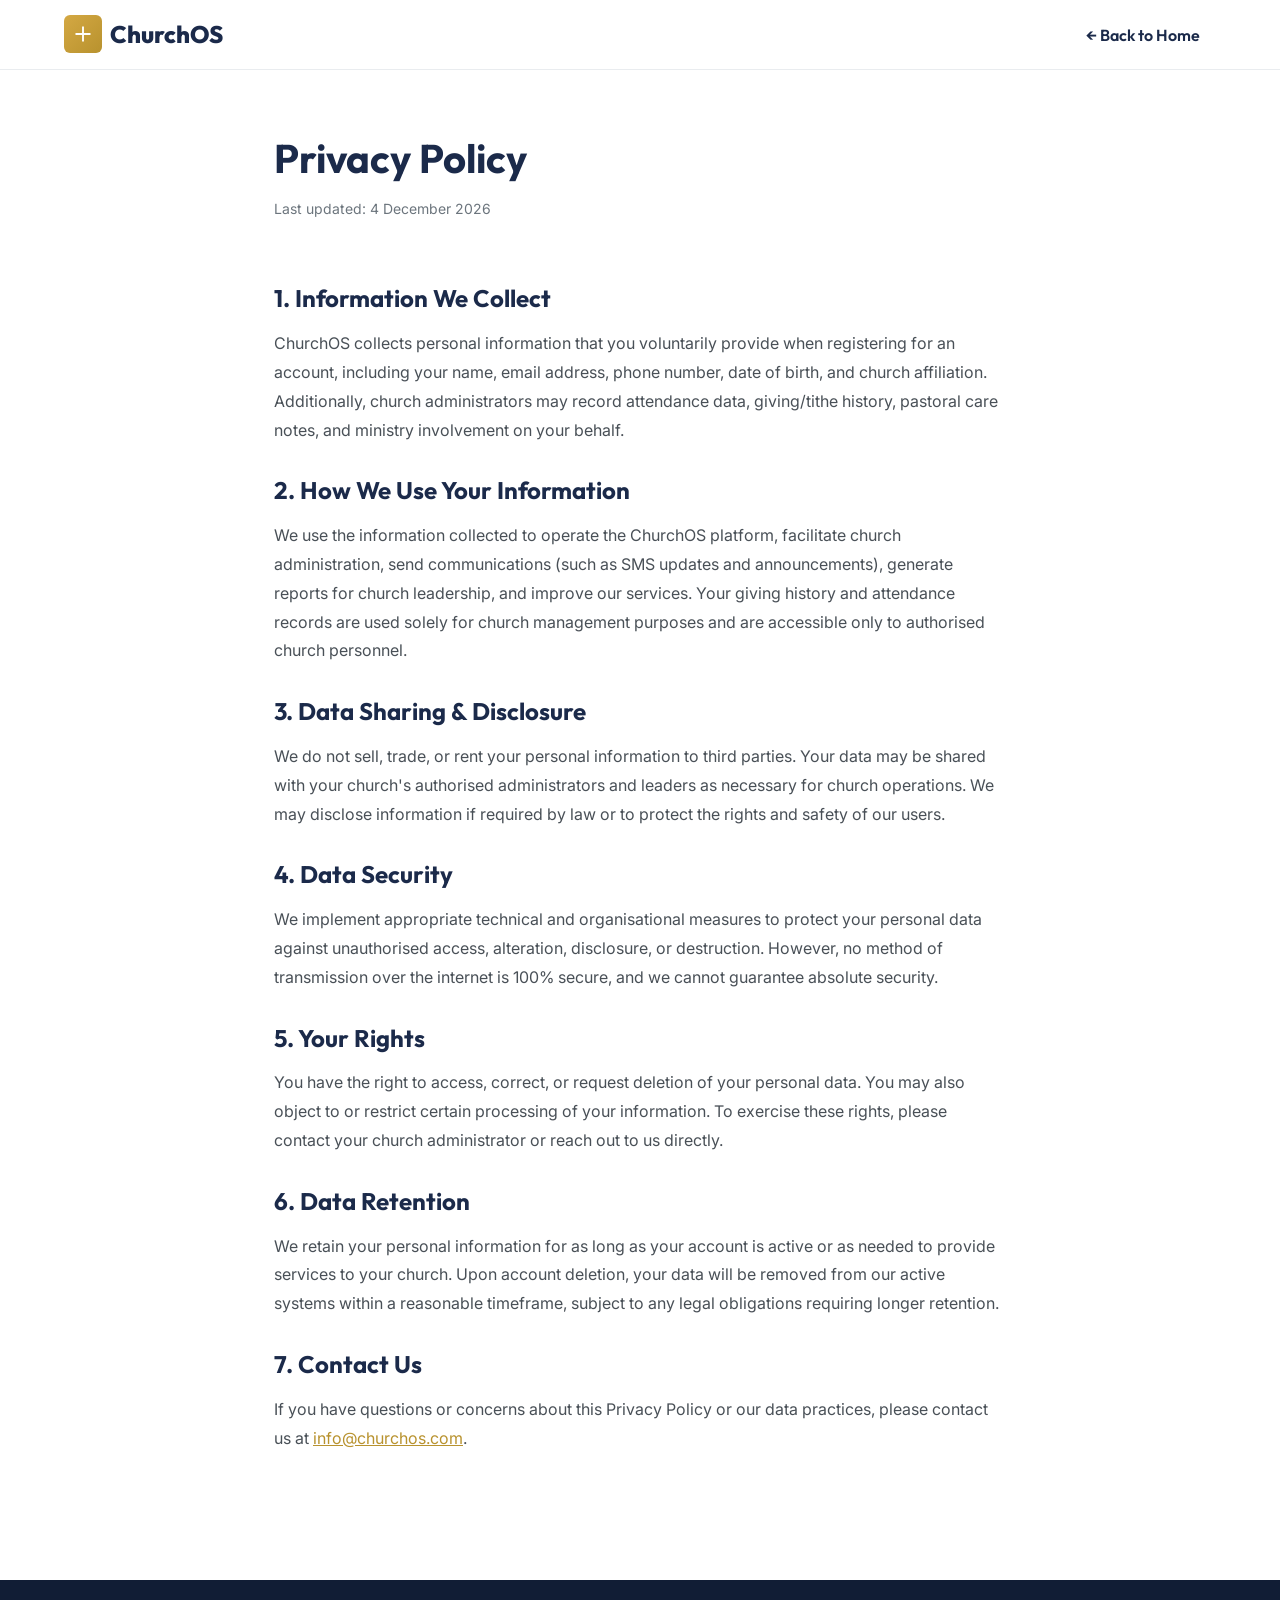
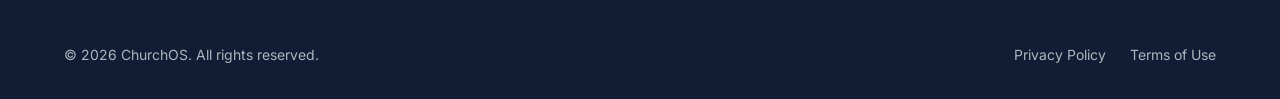
<file: privacy-policy.html>
<!DOCTYPE html>
<html lang="en">
<head>
  <meta charset="UTF-8">
  <meta name="viewport" content="width=device-width, initial-scale=1.0">
  <meta name="description" content="ChurchOS Privacy Policy — How we collect, use, and protect your personal data including contact information, attendance, and giving history.">
  <title>Privacy Policy — ChurchOS</title>
  <link rel="stylesheet" href="css/styles.css">
</head>
<body>

  <!-- ========== NAVBAR ========== -->
  <nav class="navbar" id="navbar">
    <div class="navbar__inner">
      <a href="index.html" class="navbar__logo">
        <div class="navbar__logo-icon"><svg viewBox="0 0 24 24" width="20" height="20" fill="none" stroke="currentColor" stroke-width="2"><path d="M12 2v20M2 12h20"/></svg></div>
        ChurchOS
      </a>
      <div class="navbar__actions" style="margin-left: auto;">
        <a href="index.html" class="btn btn--ghost">← Back to Home</a>
      </div>
    </div>
  </nav>

  <!-- ========== PRIVACY POLICY CONTENT ========== -->
  <section class="section" style="padding-top: calc(var(--navbar-height) + var(--space-3xl));">
    <div class="container" style="max-width: 780px;">
      <h1 style="font-size: var(--fs-3xl); margin-bottom: var(--space-md);">Privacy Policy</h1>
      <p style="color: var(--color-gray-500); margin-bottom: var(--space-3xl); font-size: var(--fs-sm);">
        Last updated: <script>document.write(new Date().toLocaleDateString('en-GB', { day: 'numeric', month: 'long', year: 'numeric' }))</script>
      </p>

      <div style="line-height: 1.8; color: var(--color-gray-600);">
        <h2 style="font-size: var(--fs-xl); margin-bottom: var(--space-md);">1. Information We Collect</h2>
        <p style="margin-bottom: var(--space-xl);">
          ChurchOS collects personal information that you voluntarily provide when registering for an account, including your name, email address, phone number, date of birth, and church affiliation. Additionally, church administrators may record attendance data, giving/tithe history, pastoral care notes, and ministry involvement on your behalf.
        </p>

        <h2 style="font-size: var(--fs-xl); margin-bottom: var(--space-md);">2. How We Use Your Information</h2>
        <p style="margin-bottom: var(--space-xl);">
          We use the information collected to operate the ChurchOS platform, facilitate church administration, send communications (such as SMS updates and announcements), generate reports for church leadership, and improve our services. Your giving history and attendance records are used solely for church management purposes and are accessible only to authorised church personnel.
        </p>

        <h2 style="font-size: var(--fs-xl); margin-bottom: var(--space-md);">3. Data Sharing & Disclosure</h2>
        <p style="margin-bottom: var(--space-xl);">
          We do not sell, trade, or rent your personal information to third parties. Your data may be shared with your church's authorised administrators and leaders as necessary for church operations. We may disclose information if required by law or to protect the rights and safety of our users.
        </p>

        <h2 style="font-size: var(--fs-xl); margin-bottom: var(--space-md);">4. Data Security</h2>
        <p style="margin-bottom: var(--space-xl);">
          We implement appropriate technical and organisational measures to protect your personal data against unauthorised access, alteration, disclosure, or destruction. However, no method of transmission over the internet is 100% secure, and we cannot guarantee absolute security.
        </p>

        <h2 style="font-size: var(--fs-xl); margin-bottom: var(--space-md);">5. Your Rights</h2>
        <p style="margin-bottom: var(--space-xl);">
          You have the right to access, correct, or request deletion of your personal data. You may also object to or restrict certain processing of your information. To exercise these rights, please contact your church administrator or reach out to us directly.
        </p>

        <h2 style="font-size: var(--fs-xl); margin-bottom: var(--space-md);">6. Data Retention</h2>
        <p style="margin-bottom: var(--space-xl);">
          We retain your personal information for as long as your account is active or as needed to provide services to your church. Upon account deletion, your data will be removed from our active systems within a reasonable timeframe, subject to any legal obligations requiring longer retention.
        </p>

        <h2 style="font-size: var(--fs-xl); margin-bottom: var(--space-md);">7. Contact Us</h2>
        <p style="margin-bottom: var(--space-xl);">
          If you have questions or concerns about this Privacy Policy or our data practices, please contact us at <a href="mailto:info@churchos.com" style="color: var(--color-gold-dark); text-decoration: underline;">info@churchos.com</a>.
        </p>
      </div>
    </div>
  </section>

  <!-- ========== FOOTER (simplified single-tier) ========== -->
  <footer class="footer" id="footer">
    <div class="container">
      <div class="footer__bottom" style="border-top: none; padding-top: 0;">
        <span class="footer__copyright">
          &copy; <script>document.write(new Date().getFullYear())</script> ChurchOS. All rights reserved.
        </span>
        <nav class="footer__legal" aria-label="Legal links">
          <a href="privacy-policy.html" class="footer__legal-link">Privacy Policy</a>
          <a href="#" class="footer__legal-link">Terms of Use</a>
        </nav>
      </div>
    </div>
  </footer>

</body>
</html>
</file>
<file: css/styles.css>
/* ===================================================
   ChurchOS — Design System & Shared Styles
   =================================================== */

/* --- Google Fonts --- */
@import url('https://fonts.googleapis.com/css2?family=Inter:wght@300;400;500;600;700&family=Outfit:wght@400;500;600;700;800&display=swap');

/* --- CSS Custom Properties --- */
:root {
  /* Colors — Primary */
  --color-navy:        #1B2A4A;
  --color-navy-light:  #243556;
  --color-navy-dark:   #111D35;
  --color-gold:        #D4A843;
  --color-gold-light:  #E4C06A;
  --color-gold-dark:   #B8922E;

  /* Colors — Neutrals */
  --color-white:       #FFFFFF;
  --color-cream:       #FDF8F0;
  --color-gray-50:     #F8F9FA;
  --color-gray-100:    #F1F3F5;
  --color-gray-200:    #E9ECEF;
  --color-gray-300:    #DEE2E6;
  --color-gray-400:    #ADB5BD;
  --color-gray-500:    #6C757D;
  --color-gray-600:    #495057;
  --color-gray-700:    #343A40;
  --color-gray-800:    #212529;

  /* Colors — Semantic */
  --color-success:     #2D9F6F;
  --color-success-bg:  #E8F5EE;
  --color-warning:     #E6A817;
  --color-warning-bg:  #FFF8E1;
  --color-danger:      #D94444;
  --color-danger-bg:   #FDEDED;
  --color-info:        #3B82C4;
  --color-info-bg:     #E8F1FA;

  /* Typography */
  --font-heading:      'Outfit', sans-serif;
  --font-body:         'Inter', sans-serif;
  --fs-xs:             0.75rem;    /* 12px */
  --fs-sm:             0.875rem;   /* 14px */
  --fs-base:           1rem;       /* 16px */
  --fs-md:             1.125rem;   /* 18px */
  --fs-lg:             1.25rem;    /* 20px */
  --fs-xl:             1.5rem;     /* 24px */
  --fs-2xl:            2rem;       /* 32px */
  --fs-3xl:            2.5rem;     /* 40px */
  --fs-4xl:            3rem;       /* 48px */

  /* Spacing */
  --space-xs:          0.25rem;
  --space-sm:          0.5rem;
  --space-md:          1rem;
  --space-lg:          1.5rem;
  --space-xl:          2rem;
  --space-2xl:         3rem;
  --space-3xl:         4rem;
  --space-4xl:         6rem;

  /* Layout */
  --max-width:         1200px;
  --sidebar-width:     260px;
  --navbar-height:     70px;

  /* Borders & Radius */
  --radius-sm:         6px;
  --radius-md:         10px;
  --radius-lg:         16px;
  --radius-xl:         24px;
  --radius-full:       9999px;

  /* Shadows */
  --shadow-sm:         0 1px 3px rgba(27, 42, 74, 0.08);
  --shadow-md:         0 4px 12px rgba(27, 42, 74, 0.10);
  --shadow-lg:         0 8px 30px rgba(27, 42, 74, 0.12);
  --shadow-xl:         0 16px 48px rgba(27, 42, 74, 0.16);
  --shadow-gold:       0 4px 20px rgba(212, 168, 67, 0.25);

  /* Transitions */
  --transition-fast:   150ms ease;
  --transition-base:   250ms ease;
  --transition-slow:   400ms ease;
}


/* --- Reset & Base --- */
*,
*::before,
*::after {
  margin: 0;
  padding: 0;
  box-sizing: border-box;
}

html {
  scroll-behavior: smooth;
  -webkit-text-size-adjust: 100%;
}

body {
  font-family: var(--font-body);
  font-size: var(--fs-base);
  line-height: 1.6;
  color: var(--color-gray-700);
  background-color: var(--color-white);
  -webkit-font-smoothing: antialiased;
  -moz-osx-font-smoothing: grayscale;
}

img {
  max-width: 100%;
  display: block;
}

a {
  color: inherit;
  text-decoration: none;
  transition: color var(--transition-fast);
}

ul, ol { list-style: none; }

button, input, select, textarea {
  font-family: inherit;
  font-size: inherit;
  border: none;
  outline: none;
  background: none;
}

button { cursor: pointer; }

h1, h2, h3, h4, h5, h6 {
  font-family: var(--font-heading);
  color: var(--color-navy);
  line-height: 1.2;
  font-weight: 700;
}

h1 { font-size: var(--fs-4xl); }
h2 { font-size: var(--fs-3xl); }
h3 { font-size: var(--fs-2xl); }
h4 { font-size: var(--fs-xl); }
h5 { font-size: var(--fs-lg); }
h6 { font-size: var(--fs-md); }


/* --- Layout Utilities --- */
.container {
  width: 100%;
  max-width: var(--max-width);
  margin: 0 auto;
  padding: 0 var(--space-lg);
}

.section {
  padding: var(--space-4xl) 0;
}

.section--cream { background-color: var(--color-cream); }
.section--navy  { background-color: var(--color-navy); color: var(--color-white); }
.section--gray  { background-color: var(--color-gray-50); }

.text-center { text-align: center; }

.section-label {
  display: inline-block;
  font-family: var(--font-heading);
  font-size: var(--fs-sm);
  font-weight: 600;
  color: var(--color-gold);
  text-transform: uppercase;
  letter-spacing: 2px;
  margin-bottom: var(--space-sm);
}

.section-title {
  margin-bottom: var(--space-md);
}

.section-subtitle {
  font-size: var(--fs-md);
  color: var(--color-gray-500);
  max-width: 640px;
  margin: 0 auto var(--space-2xl);
  line-height: 1.7;
}


/* --- Buttons --- */
.btn {
  display: inline-flex;
  align-items: center;
  justify-content: center;
  gap: var(--space-sm);
  padding: 0.75rem 1.75rem;
  font-family: var(--font-heading);
  font-weight: 600;
  font-size: var(--fs-base);
  border-radius: var(--radius-md);
  transition: all var(--transition-base);
  white-space: nowrap;
  line-height: 1;
}

.btn--primary {
  background: linear-gradient(135deg, var(--color-gold), var(--color-gold-dark));
  color: var(--color-navy-dark);
  box-shadow: var(--shadow-gold);
}
.btn--primary:hover {
  transform: translateY(-2px);
  box-shadow: 0 6px 24px rgba(212, 168, 67, 0.35);
}

.btn--secondary {
  background: var(--color-navy);
  color: var(--color-white);
}
.btn--secondary:hover {
  background: var(--color-navy-light);
  transform: translateY(-2px);
}

.btn--outline {
  border: 2px solid var(--color-navy);
  color: var(--color-navy);
  background: transparent;
}
.btn--outline:hover {
  background: var(--color-navy);
  color: var(--color-white);
}

.btn--outline-white {
  border: 2px solid var(--color-white);
  color: var(--color-white);
  background: transparent;
}
.btn--outline-white:hover {
  background: var(--color-white);
  color: var(--color-navy);
}

.btn--ghost {
  color: var(--color-navy);
  padding: 0.75rem 1rem;
}
.btn--ghost:hover {
  background: var(--color-gray-100);
}

.btn--sm {
  padding: 0.5rem 1.25rem;
  font-size: var(--fs-sm);
}

.btn--lg {
  padding: 1rem 2.25rem;
  font-size: var(--fs-md);
}

.btn--block {
  width: 100%;
}

.btn--icon {
  width: 40px;
  height: 40px;
  padding: 0;
  border-radius: var(--radius-full);
}

.btn:disabled,
.btn.disabled {
  opacity: 0.5;
  cursor: not-allowed;
  transform: none !important;
}


/* --- Cards --- */
.card {
  background: var(--color-white);
  border-radius: var(--radius-lg);
  padding: var(--space-xl);
  box-shadow: var(--shadow-sm);
  border: 1px solid var(--color-gray-200);
  transition: all var(--transition-base);
}

.card:hover {
  box-shadow: var(--shadow-md);
  transform: translateY(-4px);
}

.card--flat {
  box-shadow: none;
  border: 1px solid var(--color-gray-200);
}
.card--flat:hover {
  border-color: var(--color-gold);
  box-shadow: var(--shadow-sm);
}

.card__icon {
  width: 56px;
  height: 56px;
  border-radius: var(--radius-md);
  display: flex;
  align-items: center;
  justify-content: center;
  font-size: var(--fs-xl);
  margin-bottom: var(--space-md);
  background: linear-gradient(135deg, rgba(212, 168, 67, 0.12), rgba(212, 168, 67, 0.04));
  color: var(--color-gold-dark);
  overflow: hidden;
}

/* Icon images (replaces emoji icons) */
.icon-img {
  width: 100%;
  height: 100%;
  object-fit: cover;
  display: block;
}

.icon-img--round {
  border-radius: 50%;
}

.card__title {
  font-size: var(--fs-lg);
  margin-bottom: var(--space-sm);
}

.card__text {
  color: var(--color-gray-500);
  font-size: var(--fs-sm);
  line-height: 1.6;
}


/* --- Grid System --- */
.grid {
  display: grid;
  gap: var(--space-xl);
}

.grid--2 { grid-template-columns: repeat(2, 1fr); }
.grid--3 { grid-template-columns: repeat(3, 1fr); }
.grid--4 { grid-template-columns: repeat(4, 1fr); }
.grid--5 { grid-template-columns: repeat(5, 1fr); }

@media (max-width: 1024px) {
  .grid--4 { grid-template-columns: repeat(2, 1fr); }
  .grid--5 { grid-template-columns: repeat(3, 1fr); }
}

@media (max-width: 768px) {
  .grid--2,
  .grid--3,
  .grid--4,
  .grid--5 { grid-template-columns: 1fr; }
}


/* ===================================================
   NAVBAR
   =================================================== */
.navbar {
  position: fixed;
  top: 0;
  left: 0;
  right: 0;
  height: var(--navbar-height);
  background: rgba(255, 255, 255, 0.95);
  backdrop-filter: blur(12px);
  -webkit-backdrop-filter: blur(12px);
  border-bottom: 1px solid var(--color-gray-200);
  z-index: 1000;
  transition: box-shadow var(--transition-base);
}

.navbar.scrolled {
  box-shadow: var(--shadow-md);
}

.navbar__inner {
  display: flex;
  align-items: center;
  justify-content: space-between;
  height: 100%;
  max-width: var(--max-width);
  margin: 0 auto;
  padding: 0 var(--space-lg);
}

.navbar__logo {
  display: flex;
  align-items: center;
  gap: var(--space-sm);
  font-family: var(--font-heading);
  font-size: var(--fs-xl);
  font-weight: 800;
  color: var(--color-navy);
}

.navbar__logo-icon {
  width: 38px;
  height: 38px;
  background: linear-gradient(135deg, var(--color-gold), var(--color-gold-dark));
  border-radius: var(--radius-sm);
  display: flex;
  align-items: center;
  justify-content: center;
  color: var(--color-white);
  font-size: var(--fs-md);
}

.navbar__links {
  display: flex;
  align-items: center;
  gap: var(--space-xl);
}

.navbar__link {
  font-weight: 500;
  color: var(--color-gray-600);
  position: relative;
  padding: var(--space-xs) 0;
}

.navbar__link::after {
  content: '';
  position: absolute;
  bottom: -2px;
  left: 0;
  width: 0;
  height: 2px;
  background: var(--color-gold);
  transition: width var(--transition-base);
}

.navbar__link:hover {
  color: var(--color-navy);
}

.navbar__link:hover::after {
  width: 100%;
}

.navbar__actions {
  display: flex;
  align-items: center;
  gap: var(--space-md);
}

/* Mobile hamburger */
.navbar__toggle {
  display: none;
  flex-direction: column;
  gap: 5px;
  padding: var(--space-sm);
  cursor: pointer;
}

.navbar__toggle span {
  display: block;
  width: 24px;
  height: 2px;
  background: var(--color-navy);
  border-radius: 2px;
  transition: all var(--transition-fast);
}

.navbar__toggle.active span:nth-child(1) {
  transform: rotate(45deg) translate(5px, 5px);
}
.navbar__toggle.active span:nth-child(2) {
  opacity: 0;
}
.navbar__toggle.active span:nth-child(3) {
  transform: rotate(-45deg) translate(5px, -5px);
}

@media (max-width: 768px) {
  .navbar__toggle { display: flex; }

  .navbar__menu {
    position: fixed;
    top: var(--navbar-height);
    left: 0;
    right: 0;
    background: var(--color-white);
    flex-direction: column;
    padding: var(--space-xl);
    gap: var(--space-lg);
    border-bottom: 1px solid var(--color-gray-200);
    box-shadow: var(--shadow-lg);
    transform: translateY(-100%);
    opacity: 0;
    visibility: hidden;
    transition: all var(--transition-base);
  }

  .navbar__menu.open {
    transform: translateY(0);
    opacity: 1;
    visibility: visible;
  }

  .navbar__links {
    flex-direction: column;
    gap: var(--space-md);
  }

  .navbar__actions {
    flex-direction: column;
    width: 100%;
  }
  .navbar__actions .btn { width: 100%; }
}


/* ===================================================
   HERO
   =================================================== */
.hero {
  padding-top: calc(var(--navbar-height) + var(--space-4xl));
  padding-bottom: var(--space-4xl);
  background: linear-gradient(160deg, var(--color-cream) 0%, var(--color-white) 50%, rgba(212, 168, 67, 0.06) 100%);
  position: relative;
  overflow: hidden;
}

.hero::before {
  content: '';
  position: absolute;
  top: -120px;
  right: -120px;
  width: 400px;
  height: 400px;
  border-radius: 50%;
  background: radial-gradient(circle, rgba(212, 168, 67, 0.1) 0%, transparent 70%);
  pointer-events: none;
}

.hero::after {
  content: '';
  position: absolute;
  bottom: -80px;
  left: -80px;
  width: 300px;
  height: 300px;
  border-radius: 50%;
  background: radial-gradient(circle, rgba(27, 42, 74, 0.06) 0%, transparent 70%);
  pointer-events: none;
}

.hero__content {
  max-width: 720px;
  margin: 0 auto;
  text-align: center;
  position: relative;
  z-index: 1;
}

.hero__badge {
  display: inline-flex;
  align-items: center;
  gap: var(--space-sm);
  background: var(--color-white);
  border: 1px solid var(--color-gray-200);
  border-radius: var(--radius-full);
  padding: 0.4rem 1rem;
  font-size: var(--fs-sm);
  font-weight: 500;
  color: var(--color-gray-600);
  margin-bottom: var(--space-xl);
  box-shadow: var(--shadow-sm);
}

.hero__badge-dot {
  width: 8px;
  height: 8px;
  border-radius: 50%;
  background: var(--color-success);
  animation: pulse-dot 2s ease infinite;
}

@keyframes pulse-dot {
  0%, 100% { opacity: 1; transform: scale(1); }
  50% { opacity: 0.6; transform: scale(1.3); }
}

.hero__title {
  font-size: var(--fs-4xl);
  font-weight: 800;
  margin-bottom: var(--space-lg);
  letter-spacing: -0.02em;
}

.hero__title span {
  background: linear-gradient(135deg, var(--color-gold), var(--color-gold-dark));
  -webkit-background-clip: text;
  -webkit-text-fill-color: transparent;
  background-clip: text;
}

.hero__subtitle {
  font-size: var(--fs-lg);
  color: var(--color-gray-500);
  margin-bottom: var(--space-2xl);
  line-height: 1.7;
}

.hero__actions {
  display: flex;
  align-items: center;
  justify-content: center;
  gap: var(--space-md);
  flex-wrap: wrap;
}

.hero__stats {
  display: flex;
  justify-content: center;
  gap: var(--space-3xl);
  margin-top: var(--space-3xl);
  padding-top: var(--space-2xl);
  border-top: 1px solid var(--color-gray-200);
}

.hero__stat-value {
  font-family: var(--font-heading);
  font-size: var(--fs-2xl);
  font-weight: 700;
  color: var(--color-navy);
}

.hero__stat-label {
  font-size: var(--fs-sm);
  color: var(--color-gray-500);
}

@media (max-width: 768px) {
  .hero__title { font-size: var(--fs-2xl); }
  .hero__subtitle { font-size: var(--fs-base); }
  .hero__stats { gap: var(--space-xl); flex-wrap: wrap; }
}


/* ===================================================
   PROBLEMS SECTION
   =================================================== */
.problems__grid {
  display: grid;
  grid-template-columns: repeat(4, 1fr);
  gap: var(--space-xl);
}

.problem-card {
  text-align: center;
  padding: var(--space-xl) var(--space-lg);
}

.problem-card__icon {
  width: 64px;
  height: 64px;
  border-radius: var(--radius-lg);
  margin: 0 auto var(--space-md);
  display: flex;
  align-items: center;
  justify-content: center;
  font-size: 1.75rem;
  background: var(--color-danger-bg);
  color: var(--color-danger);
  overflow: hidden;
}

.problem-card__title {
  font-size: var(--fs-md);
  margin-bottom: var(--space-sm);
}

.problem-card__text {
  font-size: var(--fs-sm);
  color: var(--color-gray-500);
}

@media (max-width: 1024px) {
  .problems__grid { grid-template-columns: repeat(2, 1fr); }
}
@media (max-width: 768px) {
  .problems__grid { grid-template-columns: 1fr; }
}


/* ===================================================
   FEATURES SECTION
   =================================================== */
.features__grid {
  display: grid;
  grid-template-columns: repeat(3, 1fr);
  gap: var(--space-xl);
}

@media (max-width: 1024px) {
  .features__grid { grid-template-columns: repeat(2, 1fr); }
}
@media (max-width: 768px) {
  .features__grid { grid-template-columns: 1fr; }
}


/* ===================================================
   ROLES SECTION
   =================================================== */
.roles__grid {
  display: grid;
  grid-template-columns: repeat(5, 1fr);
  gap: var(--space-lg);
}

.role-card {
  text-align: center;
  padding: var(--space-xl) var(--space-md);
  border: 2px solid var(--color-gray-200);
  border-radius: var(--radius-lg);
  transition: all var(--transition-base);
}

.role-card:hover {
  border-color: var(--color-gold);
  box-shadow: var(--shadow-gold);
  transform: translateY(-4px);
}

.role-card__avatar {
  width: 60px;
  height: 60px;
  border-radius: 50%;
  margin: 0 auto var(--space-md);
  display: flex;
  align-items: center;
  justify-content: center;
  font-size: 1.5rem;
  background: linear-gradient(135deg, var(--color-navy), var(--color-navy-light));
  color: var(--color-gold);
  overflow: hidden;
}

.role-card__name {
  font-size: var(--fs-base);
  font-weight: 600;
  margin-bottom: var(--space-xs);
}

.role-card__desc {
  font-size: var(--fs-xs);
  color: var(--color-gray-500);
  line-height: 1.5;
}

@media (max-width: 1024px) {
  .roles__grid { grid-template-columns: repeat(3, 1fr); }
}
@media (max-width: 768px) {
  .roles__grid { grid-template-columns: repeat(2, 1fr); }
}
@media (max-width: 480px) {
  .roles__grid { grid-template-columns: 1fr; }
}


/* ===================================================
   FOOTER — Two-Tier Layout
   =================================================== */
.footer {
  background: var(--color-navy-dark);
  color: var(--color-gray-400);
  padding: var(--space-3xl) 0 var(--space-xl);
}

/* ── Top Tier: Connect With Us ── */
.footer__connect {
  text-align: center;
  padding-bottom: var(--space-2xl);
}

.footer__connect-heading {
  font-family: var(--font-heading);
  font-size: var(--fs-md);
  font-weight: 600;
  color: var(--color-white);
  letter-spacing: 0.5px;
  margin-bottom: var(--space-lg);
}

.footer__socials {
  display: flex;
  align-items: center;
  justify-content: center;
  gap: var(--space-lg);
}

.footer__social-link {
  display: flex;
  align-items: center;
  justify-content: center;
  width: 42px;
  height: 42px;
  border-radius: var(--radius-full);
  border: 1.5px solid rgba(255, 255, 255, 0.15);
  color: var(--color-gray-400);
  transition:
    color var(--transition-base),
    border-color var(--transition-base),
    transform var(--transition-base),
    background-color var(--transition-base);
}

.footer__social-link svg {
  width: 20px;
  height: 20px;
}

.footer__social-link:hover {
  color: var(--color-gold);
  border-color: var(--color-gold);
  background: rgba(212, 168, 67, 0.08);
  transform: translateY(-2px) scale(1.08);
}

/* ── Divider ── */
.footer__divider {
  height: 1px;
  background: rgba(255, 255, 255, 0.1);
}

/* ── Bottom Tier: Copyright & Legal ── */
.footer__bottom {
  padding-top: var(--space-xl);
  display: flex;
  justify-content: space-between;
  align-items: center;
  font-size: var(--fs-sm);
}

.footer__copyright {
  color: var(--color-gray-400);
}

.footer__legal {
  display: flex;
  align-items: center;
  gap: var(--space-lg);
}

.footer__legal-link {
  color: var(--color-gray-400);
  font-size: var(--fs-sm);
  transition: color var(--transition-fast);
}

.footer__legal-link:hover {
  color: var(--color-gold);
}

/* ── Footer Responsive ── */
@media (max-width: 768px) {
  .footer__connect {
    padding-bottom: var(--space-xl);
  }

  .footer__socials {
    gap: var(--space-md);
  }

  .footer__bottom {
    flex-direction: column;
    gap: var(--space-md);
    text-align: center;
  }

  .footer__legal {
    flex-direction: column;
    gap: var(--space-sm);
  }
}


/* ===================================================
   FORM ELEMENTS
   =================================================== */
.form-group {
  margin-bottom: var(--space-lg);
}

.form-label {
  display: block;
  font-weight: 500;
  font-size: var(--fs-sm);
  color: var(--color-gray-700);
  margin-bottom: var(--space-xs);
}

.form-label .required {
  color: var(--color-danger);
}

.form-input,
.form-select {
  width: 100%;
  padding: 0.75rem 1rem;
  border: 1.5px solid var(--color-gray-300);
  border-radius: var(--radius-md);
  font-size: var(--fs-base);
  color: var(--color-gray-800);
  background: var(--color-white);
  transition: border-color var(--transition-fast), box-shadow var(--transition-fast);
}

.form-input:focus,
.form-select:focus {
  border-color: var(--color-gold);
  box-shadow: 0 0 0 3px rgba(212, 168, 67, 0.15);
}

.form-input.error,
.form-select.error {
  border-color: var(--color-danger);
  box-shadow: 0 0 0 3px rgba(217, 68, 68, 0.1);
}

.form-error {
  font-size: var(--fs-xs);
  color: var(--color-danger);
  margin-top: var(--space-xs);
  display: none;
}

.form-error.visible {
  display: block;
}

.form-hint {
  font-size: var(--fs-xs);
  color: var(--color-gray-500);
  margin-top: var(--space-xs);
}

.form-checkbox {
  display: flex;
  align-items: flex-start;
  gap: var(--space-sm);
  cursor: pointer;
}

.form-checkbox input[type="checkbox"] {
  width: 18px;
  height: 18px;
  border-radius: 4px;
  accent-color: var(--color-gold);
  margin-top: 2px;
  flex-shrink: 0;
  cursor: pointer;
}

.form-checkbox span {
  font-size: var(--fs-sm);
  color: var(--color-gray-600);
}

.password-wrapper {
  position: relative;
}

.password-toggle {
  position: absolute;
  right: 12px;
  top: 50%;
  transform: translateY(-50%);
  background: none;
  border: none;
  color: var(--color-gray-400);
  cursor: pointer;
  font-size: var(--fs-md);
  padding: 4px;
}

.password-toggle:hover {
  color: var(--color-gray-600);
}


/* ===================================================
   AUTH PAGES (Login / Signup shared)
   =================================================== */
.auth-page {
  min-height: 100vh;
  display: flex;
  flex-direction: column;
}

.auth-container {
  flex: 1;
  display: flex;
  align-items: center;
  justify-content: center;
  padding: calc(var(--navbar-height) + var(--space-2xl)) var(--space-lg) var(--space-2xl);
}

.auth-card {
  width: 100%;
  max-width: 520px;
  background: var(--color-white);
  border-radius: var(--radius-xl);
  padding: var(--space-2xl);
  box-shadow: var(--shadow-lg);
  border: 1px solid var(--color-gray-200);
}

.auth-card--wide {
  max-width: 680px;
}

.auth-header {
  text-align: center;
  margin-bottom: var(--space-2xl);
}

.auth-header__title {
  font-size: var(--fs-2xl);
  margin-bottom: var(--space-sm);
}

.auth-header__subtitle {
  color: var(--color-gray-500);
  font-size: var(--fs-base);
}

.auth-footer {
  text-align: center;
  margin-top: var(--space-xl);
  font-size: var(--fs-sm);
  color: var(--color-gray-500);
}

.auth-footer a {
  color: var(--color-gold-dark);
  font-weight: 600;
}

.auth-footer a:hover {
  text-decoration: underline;
}

.auth-divider {
  display: flex;
  align-items: center;
  gap: var(--space-md);
  margin: var(--space-xl) 0;
  color: var(--color-gray-400);
  font-size: var(--fs-sm);
}

.auth-divider::before,
.auth-divider::after {
  content: '';
  flex: 1;
  height: 1px;
  background: var(--color-gray-200);
}


/* ===================================================
   ROLE SELECTOR (Sign Up step 1)
   =================================================== */
.role-selector {
  display: grid;
  grid-template-columns: repeat(3, 1fr);
  gap: var(--space-md);
  margin-bottom: var(--space-xl);
}

.role-option {
  padding: var(--space-lg) var(--space-md);
  border: 2px solid var(--color-gray-200);
  border-radius: var(--radius-lg);
  text-align: center;
  cursor: pointer;
  transition: all var(--transition-base);
}

.role-option:hover {
  border-color: var(--color-gold-light);
  background: rgba(212, 168, 67, 0.04);
}

.role-option.selected {
  border-color: var(--color-gold);
  background: rgba(212, 168, 67, 0.08);
  box-shadow: var(--shadow-gold);
}

.role-option__icon {
  width: 48px;
  height: 48px;
  margin: 0 auto var(--space-sm);
  border-radius: 50%;
  display: flex;
  align-items: center;
  justify-content: center;
  font-size: var(--fs-xl);
  background: var(--color-gray-100);
  transition: all var(--transition-base);
  overflow: hidden;
}

.role-option.selected .role-option__icon {
  background: linear-gradient(135deg, var(--color-gold), var(--color-gold-dark));
  color: var(--color-white);
}

.role-option__name {
  font-family: var(--font-heading);
  font-weight: 600;
  font-size: var(--fs-sm);
  color: var(--color-navy);
  margin-bottom: 2px;
}

.role-option__desc {
  font-size: var(--fs-xs);
  color: var(--color-gray-500);
}

@media (max-width: 768px) {
  .role-selector { grid-template-columns: repeat(2, 1fr); }
}

@media (max-width: 480px) {
  .role-selector { grid-template-columns: 1fr; }
}


/* ===================================================
   SIGNUP STEPS / PROGRESS
   =================================================== */
.signup-steps {
  display: flex;
  align-items: center;
  justify-content: center;
  gap: var(--space-sm);
  margin-bottom: var(--space-2xl);
}

.signup-step {
  display: flex;
  align-items: center;
  gap: var(--space-sm);
}

.signup-step__dot {
  width: 32px;
  height: 32px;
  border-radius: 50%;
  display: flex;
  align-items: center;
  justify-content: center;
  font-size: var(--fs-sm);
  font-weight: 600;
  border: 2px solid var(--color-gray-300);
  color: var(--color-gray-400);
  transition: all var(--transition-base);
}

.signup-step.active .signup-step__dot {
  background: var(--color-gold);
  border-color: var(--color-gold);
  color: var(--color-white);
}

.signup-step.completed .signup-step__dot {
  background: var(--color-success);
  border-color: var(--color-success);
  color: var(--color-white);
}

.signup-step__label {
  font-size: var(--fs-sm);
  color: var(--color-gray-400);
  font-weight: 500;
}

.signup-step.active .signup-step__label {
  color: var(--color-navy);
}

.signup-step.completed .signup-step__label {
  color: var(--color-success);
}

.signup-step__line {
  width: 40px;
  height: 2px;
  background: var(--color-gray-300);
}

.signup-step.completed + .signup-step__line,
.signup-step__line.completed {
  background: var(--color-success);
}

.form-row {
  display: grid;
  grid-template-columns: 1fr 1fr;
  gap: var(--space-md);
}

@media (max-width: 480px) {
  .form-row { grid-template-columns: 1fr; }
}

.step-panel {
  display: none;
}

.step-panel.active {
  display: block;
  animation: fadeIn 0.3s ease;
}


/* ===================================================
   DASHBOARD LAYOUT
   =================================================== */
.dashboard {
  display: flex;
  min-height: 100vh;
  background: var(--color-gray-50);
}

/* Sidebar */
.sidebar {
  width: var(--sidebar-width);
  background: var(--color-navy-dark);
  color: var(--color-white);
  display: flex;
  flex-direction: column;
  position: fixed;
  top: 0;
  left: 0;
  bottom: 0;
  z-index: 100;
  transition: transform var(--transition-base);
}

.sidebar__header {
  padding: var(--space-xl) var(--space-lg);
  border-bottom: 1px solid rgba(255, 255, 255, 0.08);
}

.sidebar__logo {
  display: flex;
  align-items: center;
  gap: var(--space-sm);
  font-family: var(--font-heading);
  font-weight: 700;
  font-size: var(--fs-lg);
  color: var(--color-white);
}

.sidebar__logo-icon {
  width: 32px;
  height: 32px;
  background: linear-gradient(135deg, var(--color-gold), var(--color-gold-dark));
  border-radius: var(--radius-sm);
  display: flex;
  align-items: center;
  justify-content: center;
  font-size: var(--fs-sm);
  color: var(--color-white);
}

.sidebar__nav {
  flex: 1;
  padding: var(--space-md) 0;
  overflow-y: auto;
}

.sidebar__section {
  padding: var(--space-sm) var(--space-lg);
  font-size: var(--fs-xs);
  font-weight: 600;
  text-transform: uppercase;
  letter-spacing: 1.5px;
  color: var(--color-gray-500);
  margin-top: var(--space-md);
}

.sidebar__link {
  display: flex;
  align-items: center;
  gap: var(--space-md);
  padding: 0.7rem var(--space-lg);
  font-size: var(--fs-sm);
  color: var(--color-gray-400);
  transition: all var(--transition-fast);
  border-left: 3px solid transparent;
}

.sidebar__link:hover {
  background: rgba(255, 255, 255, 0.05);
  color: var(--color-white);
}

.sidebar__link.active {
  background: rgba(212, 168, 67, 0.1);
  color: var(--color-gold);
  border-left-color: var(--color-gold);
}

.sidebar__link-icon {
  width: 20px;
  text-align: center;
  font-size: var(--fs-md);
}

.sidebar__footer {
  padding: var(--space-lg);
  border-top: 1px solid rgba(255, 255, 255, 0.08);
}

.sidebar__user {
  display: flex;
  align-items: center;
  gap: var(--space-md);
}

.sidebar__avatar {
  width: 38px;
  height: 38px;
  border-radius: 50%;
  background: linear-gradient(135deg, var(--color-gold), var(--color-gold-dark));
  display: flex;
  align-items: center;
  justify-content: center;
  font-weight: 600;
  font-size: var(--fs-sm);
  color: var(--color-white);
}

.sidebar__user-name {
  font-size: var(--fs-sm);
  font-weight: 600;
  color: var(--color-white);
}

.sidebar__user-role {
  font-size: var(--fs-xs);
  color: var(--color-gray-500);
}

/* Main content */
.main {
  flex: 1;
  margin-left: var(--sidebar-width);
  min-height: 100vh;
}

.topbar {
  display: flex;
  align-items: center;
  justify-content: space-between;
  padding: var(--space-lg) var(--space-2xl);
  background: var(--color-white);
  border-bottom: 1px solid var(--color-gray-200);
  position: sticky;
  top: 0;
  z-index: 50;
}

.topbar__left {
  display: flex;
  align-items: center;
  gap: var(--space-md);
}

.topbar__toggle {
  display: none;
  font-size: var(--fs-xl);
  color: var(--color-navy);
  cursor: pointer;
  padding: var(--space-xs);
}

.topbar__greeting h2 {
  font-size: var(--fs-xl);
  font-weight: 700;
}

.topbar__greeting p {
  font-size: var(--fs-sm);
  color: var(--color-gray-500);
}

.topbar__right {
  display: flex;
  align-items: center;
  gap: var(--space-md);
}

.topbar__notification {
  width: 40px;
  height: 40px;
  border-radius: 50%;
  display: flex;
  align-items: center;
  justify-content: center;
  background: var(--color-gray-100);
  color: var(--color-gray-600);
  font-size: var(--fs-md);
  cursor: pointer;
  position: relative;
  transition: all var(--transition-fast);
}

.topbar__notification:hover {
  background: var(--color-gray-200);
}

.topbar__notification-badge {
  position: absolute;
  top: 6px;
  right: 6px;
  width: 8px;
  height: 8px;
  border-radius: 50%;
  background: var(--color-danger);
  border: 2px solid var(--color-white);
}

.dashboard-content {
  padding: var(--space-2xl);
}

/* Dashboard stat cards */
.stat-card {
  background: var(--color-white);
  border-radius: var(--radius-lg);
  padding: var(--space-xl);
  border: 1px solid var(--color-gray-200);
  display: flex;
  align-items: flex-start;
  gap: var(--space-lg);
  transition: all var(--transition-base);
}

.stat-card:hover {
  box-shadow: var(--shadow-md);
  transform: translateY(-2px);
}

.stat-card__icon {
  width: 48px;
  height: 48px;
  border-radius: var(--radius-md);
  display: flex;
  align-items: center;
  justify-content: center;
  font-size: var(--fs-xl);
  flex-shrink: 0;
}

.stat-card__icon--primary {
  background: rgba(212, 168, 67, 0.12);
  color: var(--color-gold-dark);
}

.stat-card__icon--success {
  background: var(--color-success-bg);
  color: var(--color-success);
}

.stat-card__icon--info {
  background: var(--color-info-bg);
  color: var(--color-info);
}

.stat-card__icon--warning {
  background: var(--color-warning-bg);
  color: var(--color-warning);
}

.stat-card__value {
  font-family: var(--font-heading);
  font-size: var(--fs-2xl);
  font-weight: 700;
  color: var(--color-navy);
}

.stat-card__label {
  font-size: var(--fs-sm);
  color: var(--color-gray-500);
}

.stat-card__trend {
  font-size: var(--fs-xs);
  font-weight: 600;
  margin-top: var(--space-xs);
}

.stat-card__trend--up { color: var(--color-success); }
.stat-card__trend--down { color: var(--color-danger); }

/* Dashboard widget panels */
.widget {
  background: var(--color-white);
  border-radius: var(--radius-lg);
  border: 1px solid var(--color-gray-200);
  overflow: hidden;
}

.widget__header {
  display: flex;
  align-items: center;
  justify-content: space-between;
  padding: var(--space-lg) var(--space-xl);
  border-bottom: 1px solid var(--color-gray-100);
}

.widget__title {
  font-size: var(--fs-md);
  font-weight: 600;
}

.widget__body {
  padding: var(--space-xl);
}

.widget__body--flush {
  padding: 0;
}

/* Simple table inside widgets */
.data-table {
  width: 100%;
  border-collapse: collapse;
}

.data-table th,
.data-table td {
  padding: 0.85rem var(--space-xl);
  text-align: left;
  font-size: var(--fs-sm);
  border-bottom: 1px solid var(--color-gray-100);
}

.data-table th {
  font-weight: 600;
  color: var(--color-gray-600);
  background: var(--color-gray-50);
  font-size: var(--fs-xs);
  text-transform: uppercase;
  letter-spacing: 0.5px;
}

.data-table tr:last-child td { border-bottom: none; }

.data-table tr:hover td {
  background: var(--color-gray-50);
}

/* Badges */
.badge {
  display: inline-flex;
  align-items: center;
  padding: 0.2rem 0.6rem;
  border-radius: var(--radius-full);
  font-size: var(--fs-xs);
  font-weight: 600;
}

.badge--success { background: var(--color-success-bg); color: var(--color-success); }
.badge--warning { background: var(--color-warning-bg); color: var(--color-warning); }
.badge--danger  { background: var(--color-danger-bg);  color: var(--color-danger);  }
.badge--info    { background: var(--color-info-bg);    color: var(--color-info);    }
.badge--navy    { background: rgba(27,42,74,0.08);    color: var(--color-navy);    }

/* CSS Bar chart */
.bar-chart {
  display: flex;
  flex-direction: column;
  gap: var(--space-md);
}

.bar-chart__item {
  display: flex;
  align-items: center;
  gap: var(--space-md);
}

.bar-chart__label {
  width: 100px;
  font-size: var(--fs-sm);
  color: var(--color-gray-600);
  flex-shrink: 0;
}

.bar-chart__track {
  flex: 1;
  height: 10px;
  background: var(--color-gray-100);
  border-radius: var(--radius-full);
  overflow: hidden;
}

.bar-chart__fill {
  height: 100%;
  border-radius: var(--radius-full);
  background: linear-gradient(90deg, var(--color-gold), var(--color-gold-dark));
  transition: width 1s ease;
}

.bar-chart__value {
  font-size: var(--fs-sm);
  font-weight: 600;
  color: var(--color-navy);
  width: 60px;
  text-align: right;
}

/* Activity list */
.activity-list {
  display: flex;
  flex-direction: column;
}

.activity-item {
  display: flex;
  gap: var(--space-md);
  padding: var(--space-md) 0;
  border-bottom: 1px solid var(--color-gray-100);
}

.activity-item:last-child { border-bottom: none; }

.activity-item__dot {
  width: 10px;
  height: 10px;
  border-radius: 50%;
  margin-top: 6px;
  flex-shrink: 0;
}

.activity-item__dot--gold { background: var(--color-gold); }
.activity-item__dot--success { background: var(--color-success); }
.activity-item__dot--info { background: var(--color-info); }
.activity-item__dot--warning { background: var(--color-warning); }

.activity-item__text {
  font-size: var(--fs-sm);
  color: var(--color-gray-700);
}

.activity-item__time {
  font-size: var(--fs-xs);
  color: var(--color-gray-400);
  margin-top: 2px;
}

/* Quick action cards */
.quick-action {
  display: flex;
  align-items: center;
  gap: var(--space-md);
  padding: var(--space-md) var(--space-lg);
  border: 1px solid var(--color-gray-200);
  border-radius: var(--radius-md);
  cursor: pointer;
  transition: all var(--transition-fast);
}

.quick-action:hover {
  background: var(--color-cream);
  border-color: var(--color-gold-light);
}

.quick-action__icon {
  width: 40px;
  height: 40px;
  border-radius: var(--radius-sm);
  display: flex;
  align-items: center;
  justify-content: center;
  font-size: var(--fs-lg);
  flex-shrink: 0;
}

.quick-action__title {
  font-weight: 600;
  font-size: var(--fs-sm);
  color: var(--color-navy);
}

.quick-action__desc {
  font-size: var(--fs-xs);
  color: var(--color-gray-500);
}

/* Announcement card */
.announcement {
  display: flex;
  gap: var(--space-md);
  padding: var(--space-md) 0;
  border-bottom: 1px solid var(--color-gray-100);
}

.announcement:last-child { border-bottom: none; }

.announcement__badge {
  width: 8px;
  height: 8px;
  border-radius: 50%;
  background: var(--color-gold);
  margin-top: 8px;
  flex-shrink: 0;
}

.announcement__title {
  font-weight: 600;
  font-size: var(--fs-sm);
  color: var(--color-navy);
  margin-bottom: 2px;
}

.announcement__text {
  font-size: var(--fs-xs);
  color: var(--color-gray-500);
  line-height: 1.5;
}

.announcement__meta {
  font-size: var(--fs-xs);
  color: var(--color-gray-400);
  margin-top: var(--space-xs);
}

/* Profile card */
.profile-summary {
  display: flex;
  align-items: center;
  gap: var(--space-xl);
}

.profile-summary__avatar {
  width: 80px;
  height: 80px;
  border-radius: 50%;
  background: linear-gradient(135deg, var(--color-navy), var(--color-navy-light));
  color: var(--color-gold);
  display: flex;
  align-items: center;
  justify-content: center;
  font-size: var(--fs-2xl);
  font-family: var(--font-heading);
  font-weight: 700;
  flex-shrink: 0;
}

.profile-summary__info h3 {
  font-size: var(--fs-xl);
  margin-bottom: var(--space-xs);
}

.profile-summary__detail {
  font-size: var(--fs-sm);
  color: var(--color-gray-500);
  display: flex;
  align-items: center;
  gap: var(--space-xs);
  margin-bottom: 2px;
}

@media (max-width: 480px) {
  .profile-summary { flex-direction: column; text-align: center; }
}


/* --- Mobile Dashboard --- */
@media (max-width: 768px) {
  .sidebar {
    transform: translateX(-100%);
  }

  .sidebar.open {
    transform: translateX(0);
  }

  .sidebar-overlay {
    display: none;
    position: fixed;
    inset: 0;
    background: rgba(0, 0, 0, 0.4);
    z-index: 99;
  }

  .sidebar-overlay.active {
    display: block;
  }

  .main {
    margin-left: 0;
  }

  .topbar__toggle {
    display: flex;
  }

  .topbar {
    padding: var(--space-md) var(--space-lg);
  }

  .dashboard-content {
    padding: var(--space-lg);
  }

  .stat-card {
    padding: var(--space-lg);
  }
}


/* ===================================================
   MODAL
   =================================================== */
.modal-overlay {
  display: none;
  position: fixed;
  inset: 0;
  background: rgba(0, 0, 0, 0.5);
  z-index: 2000;
  align-items: center;
  justify-content: center;
  padding: var(--space-lg);
}

.modal-overlay.active {
  display: flex;
}

.modal {
  background: var(--color-white);
  border-radius: var(--radius-xl);
  padding: var(--space-2xl);
  max-width: 480px;
  width: 100%;
  box-shadow: var(--shadow-xl);
  animation: modalSlideIn 0.3s ease;
}

@keyframes modalSlideIn {
  from { opacity: 0; transform: translateY(20px) scale(0.96); }
  to   { opacity: 1; transform: translateY(0) scale(1); }
}

.modal__header {
  display: flex;
  align-items: center;
  justify-content: space-between;
  margin-bottom: var(--space-lg);
}

.modal__title {
  font-size: var(--fs-xl);
}

.modal__close {
  width: 32px;
  height: 32px;
  border-radius: 50%;
  display: flex;
  align-items: center;
  justify-content: center;
  font-size: var(--fs-lg);
  color: var(--color-gray-500);
  cursor: pointer;
  transition: all var(--transition-fast);
}

.modal__close:hover {
  background: var(--color-gray-100);
  color: var(--color-gray-800);
}


/* ===================================================
   SUCCESS / WELCOME STATE
   =================================================== */
.success-state {
  text-align: center;
  padding: var(--space-2xl) 0;
}

.success-state__icon {
  width: 80px;
  height: 80px;
  border-radius: 50%;
  background: var(--color-success-bg);
  color: var(--color-success);
  display: flex;
  align-items: center;
  justify-content: center;
  font-size: var(--fs-3xl);
  margin: 0 auto var(--space-xl);
  animation: scaleIn 0.5s ease;
}

@keyframes scaleIn {
  from { transform: scale(0); }
  to   { transform: scale(1); }
}

.success-state__title {
  font-size: var(--fs-xl);
  margin-bottom: var(--space-sm);
}

.success-state__text {
  color: var(--color-gray-500);
  margin-bottom: var(--space-xl);
}


/* ===================================================
   ANIMATIONS
   =================================================== */
@keyframes fadeIn {
  from { opacity: 0; }
  to   { opacity: 1; }
}

@keyframes fadeInUp {
  from { opacity: 0; transform: translateY(20px); }
  to   { opacity: 1; transform: translateY(0); }
}

.animate-on-scroll {
  opacity: 0;
  transform: translateY(20px);
  transition: opacity 0.6s ease, transform 0.6s ease;
}

.animate-on-scroll.visible {
  opacity: 1;
  transform: translateY(0);
}


/* ===================================================
   ALERT / TOAST
   =================================================== */
.alert {
  padding: var(--space-md) var(--space-lg);
  border-radius: var(--radius-md);
  font-size: var(--fs-sm);
  margin-bottom: var(--space-lg);
  display: none;
  align-items: center;
  gap: var(--space-sm);
}

.alert.visible {
  display: flex;
}

.alert--error {
  background: var(--color-danger-bg);
  color: var(--color-danger);
  border: 1px solid rgba(217, 68, 68, 0.2);
}

.alert--success {
  background: var(--color-success-bg);
  color: var(--color-success);
  border: 1px solid rgba(45, 159, 111, 0.2);
}

.alert--info {
  background: var(--color-info-bg);
  color: var(--color-info);
  border: 1px solid rgba(59, 130, 196, 0.2);
}


/* ===================================================
   ADMIN DASHBOARD — Section Navigation & Panels
   =================================================== */
.dashboard-section {
  display: none;
  animation: fadeIn 0.3s ease;
}

.dashboard-section.active {
  display: block;
}

.section-header {
  display: flex;
  align-items: center;
  justify-content: space-between;
  margin-bottom: var(--space-xl);
  flex-wrap: wrap;
  gap: var(--space-md);
}

.section-header__title {
  font-size: var(--fs-xl);
  font-weight: 700;
}

.section-header__subtitle {
  font-size: var(--fs-sm);
  color: var(--color-gray-500);
  margin-top: 2px;
}

/* Filter bar for tables */
.filter-bar {
  display: flex;
  align-items: center;
  gap: var(--space-md);
  margin-bottom: var(--space-xl);
  flex-wrap: wrap;
}

.filter-bar .form-input,
.filter-bar .form-select {
  max-width: 240px;
  padding: 0.6rem 1rem;
  font-size: var(--fs-sm);
}

.filter-bar .form-input--search {
  min-width: 260px;
  padding-left: 2.5rem;
  background-image: url("data:image/svg+xml,%3Csvg xmlns='http://www.w3.org/2000/svg' width='16' height='16' fill='%23ADB5BD' viewBox='0 0 16 16'%3E%3Cpath d='M11.742 10.344a6.5 6.5 0 1 0-1.397 1.398h-.001l3.85 3.85a1 1 0 0 0 1.415-1.414l-3.85-3.85zm-5.442.156a5 5 0 1 1 0-10 5 5 0 0 1 0 10z'/%3E%3C/svg%3E");
  background-repeat: no-repeat;
  background-position: 0.85rem center;
}

/* Wide modal for complex forms */
.modal--wide {
  max-width: 640px;
}

.modal--narrow {
  max-width: 420px;
}

.modal__body {
  max-height: 60vh;
  overflow-y: auto;
  padding-right: var(--space-sm);
}

.modal__footer {
  display: flex;
  align-items: center;
  justify-content: flex-end;
  gap: var(--space-md);
  margin-top: var(--space-xl);
  padding-top: var(--space-lg);
  border-top: 1px solid var(--color-gray-200);
}

/* Table wrapper for horizontal scrolling */
.table-responsive {
  overflow-x: auto;
  -webkit-overflow-scrolling: touch;
}

/* Table action buttons */
.table-actions {
  display: flex;
  align-items: center;
  gap: var(--space-xs);
}

.btn--xs {
  padding: 0.3rem 0.7rem;
  font-size: var(--fs-xs);
  border-radius: var(--radius-sm);
}

.btn--danger-ghost {
  color: var(--color-danger);
  padding: 0.3rem 0.7rem;
  font-size: var(--fs-xs);
  border-radius: var(--radius-sm);
}
.btn--danger-ghost:hover {
  background: var(--color-danger-bg);
}

.btn--success-ghost {
  color: var(--color-success);
  padding: 0.3rem 0.7rem;
  font-size: var(--fs-xs);
  border-radius: var(--radius-sm);
}
.btn--success-ghost:hover {
  background: var(--color-success-bg);
}

.btn--info-ghost {
  color: var(--color-info);
  padding: 0.3rem 0.7rem;
  font-size: var(--fs-xs);
  border-radius: var(--radius-sm);
}
.btn--info-ghost:hover {
  background: var(--color-info-bg);
}

/* Progress bar for export/backup */
.progress-bar-container {
  margin: var(--space-lg) 0;
}

.progress-bar {
  width: 100%;
  height: 12px;
  background: var(--color-gray-100);
  border-radius: var(--radius-full);
  overflow: hidden;
}

.progress-bar__fill {
  height: 100%;
  border-radius: var(--radius-full);
  background: linear-gradient(90deg, var(--color-gold), var(--color-gold-dark));
  transition: width 0.4s ease;
  width: 0%;
}

.progress-bar__label {
  font-size: var(--fs-sm);
  color: var(--color-gray-600);
  margin-top: var(--space-sm);
  text-align: center;
}

/* Template editor */
.template-card {
  background: var(--color-white);
  border: 1px solid var(--color-gray-200);
  border-radius: var(--radius-lg);
  padding: var(--space-xl);
  margin-bottom: var(--space-lg);
  transition: border-color var(--transition-fast);
}

.template-card:hover {
  border-color: var(--color-gold-light);
}

.template-card__header {
  display: flex;
  align-items: center;
  justify-content: space-between;
  margin-bottom: var(--space-md);
}

.template-card__name {
  font-family: var(--font-heading);
  font-weight: 600;
  font-size: var(--fs-md);
  color: var(--color-navy);
}

.template-card textarea {
  width: 100%;
  min-height: 100px;
  padding: var(--space-md);
  border: 1.5px solid var(--color-gray-300);
  border-radius: var(--radius-md);
  font-family: var(--font-body);
  font-size: var(--fs-sm);
  line-height: 1.6;
  color: var(--color-gray-700);
  resize: vertical;
  transition: border-color var(--transition-fast);
}

.template-card textarea:focus {
  border-color: var(--color-gold);
  outline: none;
  box-shadow: 0 0 0 3px rgba(212, 168, 67, 0.15);
}

.template-card__vars {
  display: flex;
  flex-wrap: wrap;
  gap: var(--space-xs);
  margin-top: var(--space-sm);
}

.template-var {
  display: inline-block;
  padding: 0.15rem 0.5rem;
  background: var(--color-gray-100);
  border-radius: var(--radius-sm);
  font-size: var(--fs-xs);
  font-family: monospace;
  color: var(--color-info);
  cursor: pointer;
  transition: background var(--transition-fast);
}

.template-var:hover {
  background: var(--color-info-bg);
}

/* Empty state */
.empty-state {
  text-align: center;
  padding: var(--space-3xl) var(--space-xl);
  color: var(--color-gray-500);
}

.empty-state__icon {
  font-size: 3rem;
  margin-bottom: var(--space-md);
  opacity: 0.5;
}

.empty-state__title {
  font-family: var(--font-heading);
  font-size: var(--fs-lg);
  font-weight: 600;
  color: var(--color-gray-600);
  margin-bottom: var(--space-sm);
}

.empty-state__text {
  font-size: var(--fs-sm);
  max-width: 360px;
  margin: 0 auto;
  line-height: 1.6;
}

/* Confirm dialog specific */
.confirm-dialog__icon {
  width: 56px;
  height: 56px;
  border-radius: 50%;
  display: flex;
  align-items: center;
  justify-content: center;
  font-size: var(--fs-2xl);
  margin: 0 auto var(--space-lg);
}

.confirm-dialog__icon--warning {
  background: var(--color-warning-bg);
  color: var(--color-warning);
}

.confirm-dialog__icon--danger {
  background: var(--color-danger-bg);
  color: var(--color-danger);
}

.confirm-dialog__text {
  text-align: center;
  color: var(--color-gray-600);
  font-size: var(--fs-sm);
  line-height: 1.6;
  margin-bottom: var(--space-xl);
}

.confirm-dialog__actions {
  display: flex;
  gap: var(--space-md);
  justify-content: center;
}

.btn--danger {
  background: var(--color-danger);
  color: var(--color-white);
  border-radius: var(--radius-md);
}
.btn--danger:hover {
  background: #c33;
  transform: translateY(-1px);
}

.btn--warning-solid {
  background: var(--color-warning);
  color: var(--color-white);
  border-radius: var(--radius-md);
}
.btn--warning-solid:hover {
  background: #d4990f;
  transform: translateY(-1px);
}

/* Status dot inline */
.status-dot {
  display: inline-block;
  width: 8px;
  height: 8px;
  border-radius: 50%;
  margin-right: 6px;
}
.status-dot--active   { background: var(--color-success); }
.status-dot--inactive { background: var(--color-gray-400); }
.status-dot--visitor  { background: var(--color-info); }
.status-dot--flagged  { background: var(--color-warning); }

/* Export section cards */
.export-card {
  background: var(--color-white);
  border: 1px solid var(--color-gray-200);
  border-radius: var(--radius-lg);
  padding: var(--space-2xl);
  text-align: center;
  transition: border-color var(--transition-fast);
}

.export-card:hover {
  border-color: var(--color-gold-light);
}

.export-card__icon {
  font-size: 2.5rem;
  margin-bottom: var(--space-md);
}

.export-card__title {
  font-family: var(--font-heading);
  font-weight: 600;
  font-size: var(--fs-md);
  color: var(--color-navy);
  margin-bottom: var(--space-sm);
}

.export-card__desc {
  font-size: var(--fs-sm);
  color: var(--color-gray-500);
  margin-bottom: var(--space-lg);
  line-height: 1.5;
}

/* Note/info box */
.info-box {
  display: flex;
  align-items: flex-start;
  gap: var(--space-md);
  padding: var(--space-md) var(--space-lg);
  background: var(--color-info-bg);
  border-radius: var(--radius-md);
  font-size: var(--fs-sm);
  color: var(--color-info);
  margin-bottom: var(--space-lg);
  line-height: 1.5;
}

.info-box--warning {
  background: var(--color-warning-bg);
  color: var(--color-warning);
}

/* Settings form layout */
.settings-grid {
  display: grid;
  grid-template-columns: 1fr 1fr;
  gap: var(--space-lg);
}

@media (max-width: 768px) {
  .settings-grid { grid-template-columns: 1fr; }
  .filter-bar .form-input,
  .filter-bar .form-select { max-width: 100%; }
  .filter-bar .form-input--search { min-width: 100%; }
  .confirm-dialog__actions { flex-direction: column; }
}

/* Church profile logo upload */
.logo-upload {
  width: 100px;
  height: 100px;
  border: 2px dashed var(--color-gray-300);
  border-radius: var(--radius-lg);
  display: flex;
  align-items: center;
  justify-content: center;
  font-size: 2rem;
  color: var(--color-gray-400);
  cursor: pointer;
  transition: all var(--transition-fast);
  margin-bottom: var(--space-md);
}

.logo-upload:hover {
  border-color: var(--color-gold);
  color: var(--color-gold);
  background: rgba(212, 168, 67, 0.04);
}

/* Toast notification */
.toast {
  position: fixed;
  bottom: var(--space-xl);
  right: var(--space-xl);
  padding: var(--space-md) var(--space-xl);
  border-radius: var(--radius-md);
  font-size: var(--fs-sm);
  font-weight: 500;
  color: var(--color-white);
  z-index: 3000;
  animation: toastIn 0.3s ease, toastOut 0.3s ease 2.7s forwards;
  box-shadow: var(--shadow-lg);
}

.toast--success { background: var(--color-success); }
.toast--error   { background: var(--color-danger); }
.toast--info    { background: var(--color-info); }

@keyframes toastIn {
  from { opacity: 0; transform: translateY(20px); }
  to   { opacity: 1; transform: translateY(0); }
}
@keyframes toastOut {
  from { opacity: 1; transform: translateY(0); }
  to   { opacity: 0; transform: translateY(20px); }
}


/* ===================================================
   SENIOR PASTOR DASHBOARD — Custom Component Styles
   =================================================== */
.confidential-badge {
  display: inline-flex;
  align-items: center;
  gap: 6px;
  padding: 0.25rem 0.75rem;
  background: rgba(27, 42, 74, 0.08);
  border: 1px dashed var(--color-gold-dark);
  color: var(--color-navy);
  border-radius: var(--radius-sm);
  font-size: var(--fs-xs);
  font-weight: 600;
}

.pastoral-note-card {
  background: var(--color-cream);
  border-left: 4px solid var(--color-gold);
  border-radius: var(--radius-md);
  padding: var(--space-md) var(--space-lg);
  margin-bottom: var(--space-md);
}

.pastoral-note-card__meta {
  display: flex;
  align-items: center;
  justify-content: space-between;
  font-size: var(--fs-xs);
  color: var(--color-gray-500);
  margin-bottom: var(--space-xs);
}

.pastoral-note-card__author {
  font-weight: 600;
  color: var(--color-navy);
}

.pastoral-note-card__body {
  font-size: var(--fs-sm);
  color: var(--color-gray-700);
  line-height: 1.5;
}

.life-event-item {
  display: flex;
  align-items: flex-start;
  gap: var(--space-md);
  padding: var(--space-md) 0;
  border-bottom: 1px solid var(--color-gray-100);
}

.life-event-item:last-child { border-bottom: none; }

.life-event-icon {
  width: 36px;
  height: 36px;
  border-radius: 50%;
  background: rgba(212, 168, 67, 0.15);
  color: var(--color-gold-dark);
  display: flex;
  align-items: center;
  justify-content: center;
  font-size: var(--fs-md);
  flex-shrink: 0;
}

.life-event-title {
  font-size: var(--fs-sm);
  font-weight: 600;
  color: var(--color-navy);
}

.life-event-date {
  font-size: var(--fs-xs);
  color: var(--color-gray-400);
}

.life-event-notes {
  font-size: var(--fs-xs);
  color: var(--color-gray-600);
  margin-top: 2px;
}

/* Prayer request card */
.prayer-card {
  background: var(--color-white);
  border: 1px solid var(--color-gray-200);
  border-radius: var(--radius-lg);
  padding: var(--space-lg);
  margin-bottom: var(--space-md);
  transition: border-color var(--transition-fast);
}

.prayer-card:hover {
  border-color: var(--color-gold-light);
}

.prayer-card__header {
  display: flex;
  align-items: center;
  justify-content: space-between;
  margin-bottom: var(--space-xs);
}

.prayer-card__member {
  font-weight: 600;
  font-size: var(--fs-sm);
  color: var(--color-navy);
}

.prayer-card__text {
  font-size: var(--fs-sm);
  color: var(--color-gray-600);
  margin-bottom: var(--space-md);
  line-height: 1.5;
}

.prayer-card__footer {
  display: flex;
  align-items: center;
  justify-content: space-between;
  font-size: var(--fs-xs);
  color: var(--color-gray-500);
  flex-wrap: wrap;
  gap: var(--space-sm);
}

/* Delivery status grid */
.delivery-grid {
  display: grid;
  grid-template-columns: repeat(3, 1fr);
  gap: var(--space-md);
  margin-bottom: var(--space-xl);
}

.delivery-tile {
  background: var(--color-gray-50);
  border: 1px solid var(--color-gray-200);
  border-radius: var(--radius-md);
  padding: var(--space-md);
  text-align: center;
}

.delivery-tile__value {
  font-family: var(--font-heading);
  font-size: var(--fs-xl);
  font-weight: 700;
}

.delivery-tile__label {
  font-size: var(--fs-xs);
  color: var(--color-gray-500);
}

/* Standard report catalogue cards */
.report-grid {
  display: grid;
  grid-template-columns: repeat(2, 1fr);
  gap: var(--space-lg);
}

@media (max-width: 768px) {
  .report-grid { grid-template-columns: 1fr; }
  .delivery-grid { grid-template-columns: 1fr; }
}

.report-item-card {
  background: var(--color-white);
  border: 1px solid var(--color-gray-200);
  border-radius: var(--radius-lg);
  padding: var(--space-lg);
  display: flex;
  align-items: flex-start;
  gap: var(--space-md);
  transition: all var(--transition-fast);
}

.report-item-card:hover {
  border-color: var(--color-gold);
  box-shadow: var(--shadow-sm);
}

.report-item-icon {
  width: 44px;
  height: 44px;
  border-radius: var(--radius-md);
  background: rgba(27, 42, 74, 0.06);
  color: var(--color-navy);
  display: flex;
  align-items: center;
  justify-content: center;
  font-size: var(--fs-xl);
  flex-shrink: 0;
}

.report-item-title {
  font-family: var(--font-heading);
  font-weight: 600;
  font-size: var(--fs-md);
  color: var(--color-navy);
  margin-bottom: 2px;
}

.report-item-desc {
  font-size: var(--fs-xs);
  color: var(--color-gray-500);
  margin-bottom: var(--space-md);
}

.report-item-actions {
  display: flex;
  gap: var(--space-xs);
}

/* Weekly summary settings card */
.summary-config-card {
  background: var(--color-white);
  border: 1px solid var(--color-gray-200);
  border-radius: var(--radius-lg);
  padding: var(--space-2xl);
}


/* ===================================================
   LEADER DASHBOARD — Custom Component Styles
   =================================================== */
.dept-badge {
  display: inline-flex;
  align-items: center;
  gap: 6px;
  padding: 0.25rem 0.75rem;
  background: rgba(212, 168, 67, 0.15);
  color: var(--color-gold-dark);
  border: 1px solid var(--color-gold);
  border-radius: var(--radius-full);
  font-size: var(--fs-xs);
  font-weight: 600;
}

.restricted-box {
  background: var(--color-gray-100);
  border: 1px dashed var(--color-gray-400);
  border-radius: var(--radius-md);
  padding: var(--space-lg);
  text-align: center;
  color: var(--color-gray-500);
  margin-top: var(--space-md);
}

.restricted-box__title {
  font-size: var(--fs-sm);
  font-weight: 600;
  color: var(--color-gray-600);
  margin-bottom: 2px;

}

.restricted-box__text {
  font-size: var(--fs-xs);
}

.offline-banner {
  display: flex;
  align-items: center;
  gap: var(--space-sm);
  padding: 0.6rem 1rem;
  background: var(--color-info-bg);
  color: var(--color-info);
  border-radius: var(--radius-md);
  font-size: var(--fs-xs);
  font-weight: 500;
  margin-bottom: var(--space-lg);
}

.attendance-toggle-row {
  display: flex;
  align-items: center;
  justify-content: space-between;
  padding: var(--space-md) var(--space-lg);
  background: var(--color-white);
  border: 1px solid var(--color-gray-200);
  border-radius: var(--radius-md);
  margin-bottom: var(--space-sm);
}

.attendance-toggle-btn {
  display: inline-flex;
  align-items: center;
  gap: var(--space-xs);
  padding: 0.4rem 1rem;
  border-radius: var(--radius-full);
  font-size: var(--fs-xs);
  font-weight: 600;
  cursor: pointer;
  border: 1.5px solid var(--color-gray-300);
  background: var(--color-gray-100);
  color: var(--color-gray-600);
  transition: all var(--transition-fast);
}

.attendance-toggle-btn.present {
  background: var(--color-success-bg);
  border-color: var(--color-success);
  color: var(--color-success);
}

.attendance-toggle-btn.absent {
  background: var(--color-danger-bg);
  border-color: var(--color-danger);
  color: var(--color-danger);
}


/* ===================================================
   FINANCE TEAM DASHBOARD — Custom Component Styles
   =================================================== */
.dispute-badge {
  display: inline-flex;
  align-items: center;
  gap: 4px;
  padding: 0.2rem 0.6rem;
  background: var(--color-danger-bg);
  color: var(--color-danger);
  border: 1px solid rgba(217, 68, 68, 0.3);
  border-radius: var(--radius-sm);
  font-size: var(--fs-xs);
  font-weight: 600;
}

.match-tag {
  display: inline-flex;
  align-items: center;
  gap: 4px;
  padding: 0.25rem 0.75rem;
  border-radius: var(--radius-full);
  font-size: var(--fs-xs);
  font-weight: 700;
}

.match-tag--matched {
  background: var(--color-success-bg);
  color: var(--color-success);
  border: 1px solid var(--color-success);
}

.match-tag--mismatch {
  background: var(--color-danger-bg);
  color: var(--color-danger);
  border: 1px solid var(--color-danger);
}

.reconcile-card {
  background: var(--color-white);
  border: 1px solid var(--color-gray-200);
  border-radius: var(--radius-lg);
  padding: var(--space-xl);
  margin-bottom: var(--space-lg);
}

.reconcile-card__header {
  display: flex;
  align-items: center;
  justify-content: space-between;
  margin-bottom: var(--space-md);
}

.reconcile-grid {
  display: grid;
  grid-template-columns: 1fr 1fr 1fr 1.2fr;
  gap: var(--space-md);
  align-items: center;
}

@media (max-width: 768px) {
  .reconcile-grid { grid-template-columns: 1fr; }
}

.statement-preview {
  background: var(--color-white);
  border: 2px solid var(--color-gray-200);
  border-radius: var(--radius-lg);
  padding: var(--space-2xl);
  font-family: var(--font-body);
}

.statement-header {
  display: flex;
  justify-content: space-between;
  align-items: flex-start;
  border-bottom: 2px solid var(--color-navy);
  padding-bottom: var(--space-lg);
  margin-bottom: var(--space-xl);
}


/* ===================================================
   MEMBER DASHBOARD — Custom Component Styles
   Mobile-first, warm, plain-language tone
   =================================================== */

/* --- Mobile Bottom Navigation Bar --- */
.bottom-nav {
  display: none;
  position: fixed;
  bottom: 0;
  left: 0;
  right: 0;
  background: var(--color-white);
  border-top: 1px solid var(--color-gray-200);
  box-shadow: 0 -4px 20px rgba(27, 42, 74, 0.10);
  z-index: 1000;
  padding: 0.35rem 0 env(safe-area-inset-bottom, 0.35rem);
}

.bottom-nav__list {
  display: flex;
  justify-content: space-around;
  align-items: center;
  list-style: none;
  margin: 0;
  padding: 0;
}

.bottom-nav__item {
  flex: 1;
  text-align: center;
}

.bottom-nav__link {
  display: flex;
  flex-direction: column;
  align-items: center;
  gap: 2px;
  padding: 0.4rem 0.25rem;
  font-size: 0.625rem;
  color: var(--color-gray-500);
  text-decoration: none;
  font-family: var(--font-body);
  font-weight: 500;
  transition: color 0.2s;
  border-radius: var(--radius-sm);
  position: relative;
}

.bottom-nav__link.active {
  color: var(--color-navy);
  font-weight: 700;
}

.bottom-nav__link.active::after {
  content: '';
  position: absolute;
  top: -0.35rem;
  left: 50%;
  transform: translateX(-50%);
  width: 28px;
  height: 3px;
  background: var(--color-gold);
  border-radius: 0 0 3px 3px;
}

.bottom-nav__icon {
  font-size: 1.35rem;
  line-height: 1;
}

@media (max-width: 768px) {
  .bottom-nav { display: block; }
  .member-dashboard .sidebar { display: none !important; }
  .member-dashboard .main {
    margin-left: 0 !important;
    padding-bottom: 80px;
  }
}

/* --- Member Profile Section --- */
.profile-card {
  background: var(--color-white);
  border: 1px solid var(--color-gray-200);
  border-radius: var(--radius-lg);
  padding: var(--space-xl);
  margin-bottom: var(--space-lg);
}

.profile-card__header {
  display: flex;
  align-items: center;
  gap: var(--space-lg);
  margin-bottom: var(--space-xl);
  padding-bottom: var(--space-lg);
  border-bottom: 1px solid var(--color-gray-200);
}

.profile-card__avatar {
  width: 80px;
  height: 80px;
  border-radius: 50%;
  background: linear-gradient(135deg, var(--color-navy), var(--color-navy-light));
  color: var(--color-gold);
  display: flex;
  align-items: center;
  justify-content: center;
  font-size: 1.75rem;
  font-weight: 700;
  font-family: var(--font-heading);
  flex-shrink: 0;
}

.profile-field {
  display: flex;
  flex-direction: column;
  gap: 4px;
  margin-bottom: var(--space-md);
}

.profile-field__label {
  font-size: var(--fs-xs);
  color: var(--color-gray-500);
  font-weight: 600;
  text-transform: uppercase;
  letter-spacing: 0.5px;
}

.profile-field__value {
  font-size: var(--fs-sm);
  color: var(--color-gray-800);
  font-weight: 500;
}

.profile-field--locked .profile-field__value {
  color: var(--color-gray-400);
  background: var(--color-gray-50);
  padding: 0.4rem 0.6rem;
  border-radius: var(--radius-sm);
  border: 1px dashed var(--color-gray-300);
  font-style: italic;
}

.profile-field--locked .profile-field__hint {
  font-size: 0.6875rem;
  color: var(--color-gray-400);
  font-style: italic;
  margin-top: 2px;
}

/* --- Attendance Streak Badge --- */
.streak-badge {
  display: inline-flex;
  align-items: center;
  gap: 6px;
  padding: 0.35rem 0.8rem;
  background: linear-gradient(135deg, var(--color-gold), var(--color-gold-light));
  color: var(--color-navy-dark);
  border-radius: var(--radius-full);
  font-size: var(--fs-xs);
  font-weight: 700;
  font-family: var(--font-heading);
  box-shadow: 0 2px 8px rgba(212, 168, 67, 0.3);
}

/* --- Announcement Feed --- */
.announcement-card {
  background: var(--color-white);
  border: 1px solid var(--color-gray-200);
  border-radius: var(--radius-lg);
  padding: var(--space-lg);
  margin-bottom: var(--space-md);
  transition: box-shadow 0.2s;
}

.announcement-card:hover {
  box-shadow: var(--shadow-md);
}

.announcement-card--unread {
  border-left: 4px solid var(--color-gold);
  background: var(--color-cream);
}

.announcement-card__meta {
  display: flex;
  align-items: center;
  gap: var(--space-sm);
  margin-bottom: var(--space-sm);
  font-size: var(--fs-xs);
  color: var(--color-gray-500);
}

.announcement-card__dot {
  width: 8px;
  height: 8px;
  border-radius: 50%;
  background: var(--color-gold);
  flex-shrink: 0;
}

/* --- Prayer Request Cards --- */
.prayer-card {
  background: var(--color-white);
  border: 1px solid var(--color-gray-200);
  border-radius: var(--radius-lg);
  padding: var(--space-lg);
  margin-bottom: var(--space-md);
}

.prayer-card--answered {
  border-left: 4px solid var(--color-success);
  background: var(--color-success-bg);
}

.prayer-card__status {
  display: inline-flex;
  align-items: center;
  gap: 4px;
  padding: 0.2rem 0.6rem;
  border-radius: var(--radius-full);
  font-size: var(--fs-xs);
  font-weight: 600;
}

.prayer-card__status--active {
  background: var(--color-info-bg);
  color: var(--color-info);
}

.prayer-card__status--answered {
  background: var(--color-success-bg);
  color: var(--color-success);
}

/* --- Group List Cards --- */
.group-card {
  background: var(--color-white);
  border: 1px solid var(--color-gray-200);
  border-radius: var(--radius-lg);
  padding: var(--space-lg);
  display: flex;
  align-items: center;
  gap: var(--space-md);
  margin-bottom: var(--space-sm);
  transition: box-shadow 0.2s;
}

.group-card:hover {
  box-shadow: var(--shadow-md);
}

.group-card__icon {
  width: 48px;
  height: 48px;
  border-radius: var(--radius-md);
  background: rgba(212, 168, 67, 0.12);
  display: flex;
  align-items: center;
  justify-content: center;
  font-size: 1.35rem;
  flex-shrink: 0;
}

.group-card__info {
  flex: 1;
}

.group-card__name {
  font-weight: 600;
  color: var(--color-navy);
  font-size: var(--fs-sm);
}

.group-card__leader {
  font-size: var(--fs-xs);
  color: var(--color-gray-500);
}

/* --- Member Home Quick Stat Cards --- */
.member-stat {
  background: var(--color-white);
  border: 1px solid var(--color-gray-200);
  border-radius: var(--radius-lg);
  padding: var(--space-lg);
  text-align: center;
  transition: transform 0.2s, box-shadow 0.2s;
}

.member-stat:hover {
  transform: translateY(-2px);
  box-shadow: var(--shadow-md);
}

.member-stat__icon {
  font-size: 2rem;
  margin-bottom: var(--space-sm);
}

.member-stat__value {
  font-size: var(--fs-xl);
  font-weight: 700;
  color: var(--color-navy);
  font-family: var(--font-heading);
}

.member-stat__label {
  font-size: var(--fs-xs);
  color: var(--color-gray-500);
  margin-top: 2px;
}

/* --- Flag confirmation inline --- */
.flag-inline {
  display: inline-flex;
  align-items: center;
  gap: 4px;
  padding: 0.2rem 0.5rem;
  background: var(--color-warning-bg);
  color: var(--color-warning);
  border: 1px solid rgba(230, 168, 23, 0.3);
  border-radius: var(--radius-sm);
  font-size: var(--fs-xs);
  font-weight: 600;
}


/* ===================================================
   COMMUNICATIONS MODULE — Shared Component Styles
   =================================================== */

/* --- Channel Toggles Row --- */
.channel-toggle-row {
  display: flex;
  flex-wrap: wrap;
  gap: var(--space-md);
  padding: var(--space-md);
  background: var(--color-gray-50);
  border-radius: var(--radius-md);
  margin-bottom: var(--space-md);
}

.channel-toggle {
  display: flex;
  align-items: center;
  gap: 8px;
  font-size: var(--fs-sm);
  color: var(--color-gray-700);
  cursor: pointer;
}

.channel-toggle input[type="checkbox"] {
  width: 18px;
  height: 18px;
  accent-color: var(--color-navy);
}

.channel-toggle__note {
  font-size: 0.6875rem;
  color: var(--color-gray-400);
  font-style: italic;
  display: block;
  margin-top: 4px;
}

/* --- Schedule Picker --- */
.schedule-row {
  display: flex;
  flex-wrap: wrap;
  align-items: center;
  gap: var(--space-md);
  padding: var(--space-md);
  background: var(--color-gray-50);
  border-radius: var(--radius-md);
  margin-bottom: var(--space-md);
}

.schedule-row label {
  display: flex;
  align-items: center;
  gap: 6px;
  font-size: var(--fs-sm);
  color: var(--color-gray-700);
  cursor: pointer;
}

.schedule-row input[type="radio"] {
  accent-color: var(--color-navy);
}

.schedule-datetime {
  display: none;
}

.schedule-datetime.visible {
  display: inline-block;
}

/* --- Audience Filter Chips --- */
.audience-chips {
  display: flex;
  flex-wrap: wrap;
  gap: var(--space-sm);
  margin-bottom: var(--space-md);
}

.audience-chip {
  display: inline-flex;
  align-items: center;
  gap: 4px;
  padding: 0.3rem 0.7rem;
  border-radius: var(--radius-full);
  font-size: var(--fs-xs);
  font-weight: 600;
  cursor: pointer;
  border: 1px solid var(--color-gray-300);
  background: var(--color-white);
  color: var(--color-gray-600);
  transition: all 0.2s;
  user-select: none;
}

.audience-chip:hover {
  border-color: var(--color-navy);
  color: var(--color-navy);
}

.audience-chip.active {
  background: var(--color-navy);
  color: var(--color-white);
  border-color: var(--color-navy);
}

.recipient-count {
  display: inline-flex;
  align-items: center;
  gap: 6px;
  padding: 0.4rem 0.8rem;
  background: var(--color-info-bg);
  color: var(--color-info);
  border-radius: var(--radius-md);
  font-size: var(--fs-sm);
  font-weight: 700;
  margin-top: var(--space-sm);
}

/* --- Delivery Summary Stats --- */
.delivery-summary {
  display: grid;
  grid-template-columns: repeat(3, 1fr);
  gap: var(--space-md);
  padding: var(--space-lg);
  background: var(--color-gray-50);
  border-radius: var(--radius-md);
  margin-bottom: var(--space-md);
}

.delivery-summary__item {
  text-align: center;
}

.delivery-summary__value {
  font-size: var(--fs-xl);
  font-weight: 700;
  font-family: var(--font-heading);
}

.delivery-summary__label {
  font-size: var(--fs-xs);
  color: var(--color-gray-500);
  margin-top: 2px;
}

.delivery-breakdown {
  display: flex;
  gap: var(--space-lg);
  padding: var(--space-sm) var(--space-md);
  font-size: var(--fs-xs);
  color: var(--color-gray-500);
  background: var(--color-white);
  border: 1px solid var(--color-gray-200);
  border-radius: var(--radius-sm);
  margin-bottom: var(--space-md);
}

.delivery-breakdown strong {
  color: var(--color-navy);
}

/* --- Sending Overlay --- */
.sending-overlay {
  position: absolute;
  inset: 0;
  background: rgba(255, 255, 255, 0.92);
  display: flex;
  flex-direction: column;
  align-items: center;
  justify-content: center;
  border-radius: var(--radius-lg);
  z-index: 10;
  gap: var(--space-md);
}

.sending-overlay__spinner {
  width: 40px;
  height: 40px;
  border: 4px solid var(--color-gray-200);
  border-top-color: var(--color-navy);
  border-radius: 50%;
  animation: comm-spin 0.8s linear infinite;
}

@keyframes comm-spin {
  to { transform: rotate(360deg); }
}

.sending-overlay__text {
  font-size: var(--fs-sm);
  color: var(--color-navy);
  font-weight: 600;
}

/* --- Sent History Rows (Expandable) --- */
.sent-row {
  border: 1px solid var(--color-gray-200);
  border-radius: var(--radius-md);
  margin-bottom: var(--space-sm);
  overflow: hidden;
  transition: box-shadow 0.2s;
}

.sent-row:hover {
  box-shadow: var(--shadow-sm);
}

.sent-row__header {
  display: flex;
  align-items: center;
  justify-content: space-between;
  padding: var(--space-md);
  cursor: pointer;
  gap: var(--space-md);
  background: var(--color-white);
}

.sent-row__header:hover {
  background: var(--color-gray-50);
}

.sent-row__title {
  font-weight: 600;
  color: var(--color-navy);
  font-size: var(--fs-sm);
  flex: 1;
}

.sent-row__meta {
  display: flex;
  align-items: center;
  gap: var(--space-sm);
  font-size: var(--fs-xs);
  color: var(--color-gray-500);
  flex-shrink: 0;
}

.sent-row__detail {
  display: none;
  padding: 0 var(--space-md) var(--space-md);
  background: var(--color-gray-50);
  border-top: 1px solid var(--color-gray-200);
}

.sent-row__detail.open {
  display: block;
}

.sent-row__body-preview {
  font-size: var(--fs-xs);
  color: var(--color-gray-600);
  line-height: 1.5;
  margin-top: var(--space-sm);
}

/* --- Automated Message Card --- */
.auto-msg-card {
  display: flex;
  align-items: center;
  justify-content: space-between;
  padding: var(--space-md) var(--space-lg);
  background: var(--color-white);
  border: 1px solid var(--color-gray-200);
  border-radius: var(--radius-md);
  margin-bottom: var(--space-sm);
  gap: var(--space-md);
}

.auto-msg-card__info {
  flex: 1;
}

.auto-msg-card__name {
  font-weight: 600;
  color: var(--color-navy);
  font-size: var(--fs-sm);
}

.auto-msg-card__desc {
  font-size: var(--fs-xs);
  color: var(--color-gray-500);
  margin-top: 2px;
}

.auto-msg-toggle {
  position: relative;
  width: 44px;
  height: 24px;
  flex-shrink: 0;
}

.auto-msg-toggle input {
  opacity: 0;
  width: 0;
  height: 0;
}

.auto-msg-toggle__slider {
  position: absolute;
  cursor: pointer;
  inset: 0;
  background: var(--color-gray-300);
  border-radius: 12px;
  transition: background 0.3s;
}

.auto-msg-toggle__slider::before {
  content: '';
  position: absolute;
  width: 18px;
  height: 18px;
  left: 3px;
  bottom: 3px;
  background: var(--color-white);
  border-radius: 50%;
  transition: transform 0.3s;
  box-shadow: 0 1px 3px rgba(0,0,0,0.15);
}

.auto-msg-toggle input:checked + .auto-msg-toggle__slider {
  background: var(--color-success);
}

.auto-msg-toggle input:checked + .auto-msg-toggle__slider::before {
  transform: translateX(20px);
}

/* --- Comm Compose Wrapper --- */
.comm-compose-wrapper {
  position: relative;
}


/* ===================================================
   REPORTING & EXPORT MODULE — Component & Print Styles
   =================================================== */

.report-catalogue-grid {
  display: grid;
  grid-template-columns: repeat(auto-fill, minmax(320px, 1fr));
  gap: var(--space-lg);
  margin-bottom: var(--space-2xl);
}

.report-card {
  background: var(--color-white);
  border: 1px solid var(--color-gray-200);
  border-radius: var(--radius-lg);
  padding: var(--space-lg);
  display: flex;
  flex-direction: column;
  justify-content: space-between;
  transition: box-shadow 0.2s, border-color 0.2s;
}

.report-card:hover {
  box-shadow: var(--shadow-md);
  border-color: var(--color-navy);
}

.report-card__header {
  display: flex;
  align-items: flex-start;
  gap: var(--space-md);
  margin-bottom: var(--space-md);
}

.report-card__icon {
  width: 44px;
  height: 44px;
  border-radius: var(--radius-md);
  background: rgba(212, 168, 67, 0.12);
  color: var(--color-gold-dark);
  display: flex;
  align-items: center;
  justify-content: center;
  font-size: 1.35rem;
  flex-shrink: 0;
}

.report-card__title {
  font-size: var(--fs-base);
  font-weight: 700;
  color: var(--color-navy);
  margin-bottom: 4px;
}

.report-card__desc {
  font-size: var(--fs-xs);
  color: var(--color-gray-600);
  line-height: 1.5;
}

.report-card__filters {
  margin-top: var(--space-md);
  padding-top: var(--space-md);
  border-top: 1px dashed var(--color-gray-200);
  display: flex;
  flex-direction: column;
  gap: var(--space-sm);
}

.report-preview-canvas {
  background: var(--color-white);
  border: 2px solid var(--color-navy);
  border-radius: var(--radius-lg);
  padding: var(--space-2xl);
  margin-bottom: var(--space-2xl);
  box-shadow: var(--shadow-lg);
  position: relative;
}

.report-preview-header {
  display: flex;
  justify-content: space-between;
  align-items: flex-start;
  border-bottom: 3px double var(--color-navy);
  padding-bottom: var(--space-lg);
  margin-bottom: var(--space-xl);
}

.report-preview-actions {
  display: flex;
  gap: var(--space-md);
  justify-content: flex-end;
  margin-bottom: var(--space-lg);
  padding-bottom: var(--space-md);
  border-bottom: 1px solid var(--color-gray-200);
}

.report-stat-grid {
  display: grid;
  grid-template-columns: repeat(auto-fit, minmax(150px, 1fr));
  gap: var(--space-md);
  margin-bottom: var(--space-xl);
}

.report-stat-box {
  background: var(--color-gray-50);
  border: 1px solid var(--color-gray-200);
  border-radius: var(--radius-md);
  padding: var(--space-md);
  text-align: center;
}

.report-stat-box__val {
  font-size: var(--fs-xl);
  font-weight: 700;
  color: var(--color-navy);
  font-family: var(--font-heading);
}

.report-stat-box__lbl {
  font-size: var(--fs-xs);
  color: var(--color-gray-500);
  margin-top: 2px;
}

/* --- Print Friendly Styles (@media print) --- */
@media print {
  body * {
    visibility: hidden;
  }
  .report-preview-canvas, .report-preview-canvas * {
    visibility: visible;
  }
  .report-preview-canvas {
    position: absolute;
    left: 0;
    top: 0;
    width: 100%;
    border: none !important;
    box-shadow: none !important;
    padding: 0 !important;
    margin: 0 !important;
  }
  .report-preview-actions, .sidebar, .topbar, .bottom-nav, .btn, .filter-bar {
    display: none !important;
  }
}


/* ===================================================
   ATTENDANCE RECORDING & OFFLINE SYNC MODULE STYLES
   =================================================== */

.demo-controls-box {
  background: #FFF9E6;
  border: 1px dashed var(--color-warning);
  border-radius: var(--radius-md);
  padding: var(--space-md) var(--space-lg);
  margin-bottom: var(--space-lg);
  display: flex;
  align-items: center;
  justify-content: space-between;
  gap: var(--space-md);
  flex-wrap: wrap;
}

.demo-controls-box__title {
  font-size: var(--fs-xs);
  font-weight: 700;
  color: var(--color-navy);
  text-transform: uppercase;
  letter-spacing: 0.5px;
}

.badge--queued {
  background: var(--color-warning-bg);
  color: var(--color-warning);
  border: 1px solid rgba(230, 168, 23, 0.4);
}

.badge--synced {
  background: var(--color-success-bg);
  color: var(--color-success);
  border: 1px solid rgba(45, 159, 111, 0.4);
}

.badge--self-check {
  background: var(--color-info-bg);
  color: var(--color-info);
  border: 1px solid rgba(59, 130, 196, 0.4);
}

.qr-scanner-frame {
  width: 100%;
  max-width: 380px;
  height: 240px;
  margin: 0 auto var(--space-lg);
  background: #111D35;
  border: 3px dashed var(--color-gold);
  border-radius: var(--radius-lg);
  display: flex;
  flex-direction: column;
  align-items: center;
  justify-content: center;
  color: var(--color-white);
  position: relative;
  overflow: hidden;
}

.qr-scanner-laser {
  position: absolute;
  top: 0;
  left: 0;
  right: 0;
  height: 3px;
  background: var(--color-gold);
  box-shadow: 0 0 12px var(--color-gold);
  animation: qr-laser-scan 2s ease-in-out infinite alternate;
}

@keyframes qr-laser-scan {
  from { top: 10%; }
  to { top: 90%; }
}

.method-tab-bar {
  display: flex;
  gap: var(--space-sm);
  margin-bottom: var(--space-xl);
  overflow-x: auto;
  padding-bottom: var(--space-xs);
}

.method-tab-btn {
  padding: 0.5rem 1rem;
  border-radius: var(--radius-md);
  font-size: var(--fs-xs);
  font-weight: 600;
  border: 1px solid var(--color-gray-200);
  background: var(--color-white);
  color: var(--color-gray-600);
  cursor: pointer;
  white-space: nowrap;
  transition: all 0.2s;
}

.method-tab-btn.active {
  background: var(--color-navy);
  color: var(--color-white);
  border-color: var(--color-navy);
}

.att-counter-strip {
  display: flex;
  align-items: center;
  justify-content: space-between;
  padding: var(--space-md) var(--space-lg);
  background: var(--color-gray-50);
  border-radius: var(--radius-md);
  margin-bottom: var(--space-lg);
}

.att-counter-strip__val {
  font-size: var(--fs-md);
  font-weight: 700;
  color: var(--color-navy);
}


/* ===================================================
   CHARTS & ANALYTICS MODULE STYLES
   =================================================== */

.chart-canvas-container {
  position: relative;
  width: 100%;
  background: var(--color-white);
  border-radius: var(--radius-md);
  padding: var(--space-md);
}

.chart-svg {
  width: 100%;
  height: auto;
  overflow: visible;
}

.chart-tooltip {
  position: absolute;
  background: var(--color-navy);
  color: var(--color-white);
  padding: 6px 10px;
  border-radius: var(--radius-sm);
  font-size: var(--fs-xs);
  font-weight: 600;
  pointer-events: none;
  z-index: 100;
  box-shadow: var(--shadow-md);
  transform: translate(-50%, -100%);
  margin-top: -8px;
  white-space: nowrap;
  opacity: 0;
  transition: opacity 0.15s ease, transform 0.15s ease;
}

.chart-tooltip.visible {
  opacity: 1;
}

.trend-badge {
  display: inline-flex;
  align-items: center;
  gap: 4px;
  padding: 2px 8px;
  border-radius: var(--radius-full);
  font-size: var(--fs-xs);
  font-weight: 700;
}

.trend-badge--up {
  background: rgba(45, 159, 111, 0.12);
  color: var(--color-success);
}

.trend-badge--down {
  background: rgba(217, 83, 79, 0.12);
  color: var(--color-danger);
}

.trend-badge--flat {
  background: rgba(100, 116, 139, 0.12);
  color: var(--color-gray-600);
}

/* --- Member Attendance Journey Grid --- */
.journey-container {
  background: var(--color-gray-50);
  border: 1px solid var(--color-gray-200);
  border-radius: var(--radius-lg);
  padding: var(--space-lg);
}

.journey-header {
  display: flex;
  justify-content: space-between;
  align-items: center;
  margin-bottom: var(--space-lg);
  flex-wrap: wrap;
  gap: var(--space-sm);
}

.journey-grid {
  display: grid;
  grid-template-columns: repeat(auto-fill, minmax(36px, 1fr));
  gap: 8px;
}

.journey-cell {
  aspect-ratio: 1;
  border-radius: var(--radius-sm);
  display: flex;
  align-items: center;
  justify-content: center;
  font-size: var(--fs-xs);
  font-weight: 700;
  cursor: pointer;
  transition: transform 0.2s, box-shadow 0.2s;
  position: relative;
}

.journey-cell:hover {
  transform: scale(1.15);
  z-index: 2;
  box-shadow: var(--shadow-sm);
}

.journey-cell--attended {
  background: var(--color-gold);
  color: var(--color-navy);
}

.journey-cell--missed {
  background: var(--color-white);
  border: 1.5px dashed var(--color-gray-300);
  color: var(--color-gray-400);
}

.chart-skeleton {
  width: 100%;
  height: 220px;
  background: linear-gradient(90deg, var(--color-gray-100) 25%, var(--color-gray-200) 50%, var(--color-gray-100) 75%);
  background-size: 200% 100%;
  animation: shimmer 1.5s infinite;
  border-radius: var(--radius-md);
}

@keyframes shimmer {
  0% { background-position: 200% 0; }
  100% { background-position: -200% 0; }
}

/* ===================================================
   NOTIFICATION MODULE STYLES (CRISP & UNBLURRED)
   =================================================== */

.topbar {
  z-index: 1000 !important;
}

.topbar__notification {
  position: relative;
  z-index: 1001;
}

.topbar__notification-badge {
  position: absolute;
  top: -2px;
  right: -2px;
  min-width: 18px;
  height: 18px;
  padding: 0 5px;
  border-radius: 999px;
  background: var(--color-danger, #EF4444);
  color: #ffffff;
  font-size: 10px;
  font-weight: 700;
  display: inline-flex;
  align-items: center;
  justify-content: center;
  box-shadow: 0 0 0 2px var(--color-white, #ffffff);
  transition: transform 0.2s cubic-bezier(0.34, 1.56, 0.64, 1);
  z-index: 10;
}

.topbar__notification-badge.pulse {
  animation: notif-pulse 0.4s ease-out;
}

@keyframes notif-pulse {
  0% { transform: scale(1); }
  50% { transform: scale(1.35); }
  100% { transform: scale(1); }
}

.topbar__notification-badge:empty,
.topbar__notification-badge[data-count="0"] {
  display: none;
}

/* Notification Dropdown Panel (Desktop) */
.notif-dropdown {
  position: absolute;
  top: calc(100% + 10px);
  right: 0;
  width: 410px;
  max-width: calc(100vw - 32px);
  background: #ffffff !important;
  border-radius: var(--radius-lg, 12px);
  box-shadow: 0 16px 40px -4px rgba(15, 23, 42, 0.2), 0 4px 12px -2px rgba(15, 23, 42, 0.08);
  border: 1px solid var(--color-gray-200, #E2E8F0);
  z-index: 1005 !important;
  opacity: 0;
  visibility: hidden;
  transform: translateY(-8px) scale(0.98);
  transition: all 0.2s cubic-bezier(0.16, 1, 0.3, 1);
  display: flex;
  flex-direction: column;
  overflow: hidden;
  backdrop-filter: none !important;
}

.notif-dropdown.active {
  opacity: 1;
  visibility: visible;
  transform: translateY(0) scale(1);
}

/* Backdrop Overlay for Mobile ONLY (No Blur) */
.notif-backdrop {
  display: none;
}

@media (max-width: 640px) {
  .notif-backdrop {
    display: block;
    position: fixed;
    inset: 0;
    background: rgba(15, 23, 42, 0.4);
    z-index: 10000;
    opacity: 0;
    visibility: hidden;
    transition: all 0.2s ease;
    backdrop-filter: none !important;
  }

  .notif-backdrop.active {
    opacity: 1;
    visibility: visible;
  }

  .notif-dropdown {
    position: fixed !important;
    top: auto !important;
    bottom: 0 !important;
    left: 0 !important;
    right: 0 !important;
    width: 100% !important;
    max-width: 100% !important;
    border-radius: 20px 20px 0 0 !important;
    max-height: 85vh;
    z-index: 10001 !important;
    transform: translateY(100%) !important;
  }

  .notif-dropdown.active {
    transform: translateY(0) !important;
  }

  .notif-btn-close {
    display: block !important;
  }
}

/* Header */
.notif-dropdown__header {
  display: flex;
  align-items: center;
  justify-content: space-between;
  padding: 14px 16px;
  border-bottom: 1px solid var(--color-gray-100, #F1F5F9);
  background: var(--color-gray-50, #F8FAFC);
}

.notif-dropdown__title-group {
  display: flex;
  align-items: center;
  gap: 8px;
}

.notif-dropdown__title {
  font-size: var(--fs-md, 15px);
  font-weight: 700;
  color: var(--color-navy, #0F172A);
  margin: 0;
}

.notif-dropdown__count-pill {
  background: var(--color-gold-light, #FEF3C7);
  color: var(--color-gold-dark, #D97706);
  font-size: 11px;
  font-weight: 700;
  padding: 2px 8px;
  border-radius: 99px;
}

.notif-dropdown__actions {
  display: flex;
  align-items: center;
  gap: 8px;
}

.notif-btn-text {
  background: none;
  border: none;
  color: var(--color-gold-dark, #D97706);
  font-size: 12px;
  font-weight: 600;
  cursor: pointer;
  padding: 4px 8px;
  border-radius: 4px;
  transition: background 0.15s ease;
}

.notif-btn-text:hover {
  background: var(--color-gold-light, #FEF3C7);
}

.notif-btn-close {
  display: none;
  background: none;
  border: none;
  font-size: 18px;
  color: var(--color-gray-400);
  cursor: pointer;
  padding: 2px 6px;
}

/* Filter Bar */
.notif-dropdown__filters {
  display: flex;
  align-items: center;
  gap: 6px;
  padding: 8px 16px;
  border-bottom: 1px solid var(--color-gray-100, #F1F5F9);
  overflow-x: auto;
  white-space: nowrap;
  background: #ffffff;
}

.notif-filter-chip {
  background: var(--color-gray-100, #F1F5F9);
  border: 1px solid transparent;
  color: var(--color-gray-600, #475569);
  font-size: 11px;
  font-weight: 600;
  padding: 4px 10px;
  border-radius: 99px;
  cursor: pointer;
  transition: all 0.15s ease;
}

.notif-filter-chip:hover {
  background: var(--color-gray-200, #E2E8F0);
}

.notif-filter-chip.active {
  background: var(--color-navy, #0F172A);
  color: #ffffff;
}

/* List Container */
.notif-dropdown__list {
  max-height: 380px;
  overflow-y: auto;
  padding: 0;
  margin: 0;
  list-style: none;
  background: #ffffff;
}

/* Shimmer Skeleton */
.notif-skeleton-item {
  display: flex;
  align-items: flex-start;
  gap: 12px;
  padding: 12px 16px;
  border-bottom: 1px solid var(--color-gray-100, #F1F5F9);
}

.notif-skeleton-icon {
  width: 36px;
  height: 36px;
  border-radius: 50%;
  background: linear-gradient(90deg, #F1F5F9 25%, #E2E8F0 50%, #F1F5F9 75%);
  background-size: 200% 100%;
  animation: shimmer 1.5s infinite;
  flex-shrink: 0;
}

.notif-skeleton-content {
  flex: 1;
}

.notif-skeleton-line {
  height: 10px;
  background: linear-gradient(90deg, #F1F5F9 25%, #E2E8F0 50%, #F1F5F9 75%);
  background-size: 200% 100%;
  animation: shimmer 1.5s infinite;
  border-radius: 4px;
  margin-bottom: 6px;
}

.notif-skeleton-line--short {
  width: 60%;
}

/* Notification Row Item */
.notif-item {
  display: flex;
  align-items: flex-start;
  gap: 12px;
  padding: 12px 16px;
  border-bottom: 1px solid var(--color-gray-100, #F1F5F9);
  cursor: pointer;
  transition: background 0.15s ease;
  position: relative;
  background: #ffffff;
}

.notif-item:last-child {
  border-bottom: none;
}

.notif-item:hover {
  background: var(--color-gray-50, #F8FAFC);
}

.notif-item--unread {
  background: rgba(245, 158, 11, 0.04);
}

.notif-item--unread::before {
  content: '';
  position: absolute;
  left: 0;
  top: 12px;
  bottom: 12px;
  width: 3.5px;
  border-radius: 0 4px 4px 0;
  background: var(--color-gold-dark, #D97706);
}

.notif-item__icon-badge {
  width: 36px;
  height: 36px;
  border-radius: 50%;
  display: flex;
  align-items: center;
  justify-content: center;
  font-size: 16px;
  flex-shrink: 0;
}

.notif-item__body {
  flex: 1;
  min-width: 0;
}

.notif-item__header-row {
  display: flex;
  align-items: center;
  justify-content: space-between;
  gap: 8px;
  margin-bottom: 2px;
}

.notif-item__title {
  font-size: 13px;
  font-weight: 600;
  color: var(--color-navy, #0F172A);
  margin: 0;
  white-space: nowrap;
  overflow: hidden;
  text-overflow: ellipsis;
}

.notif-item--unread .notif-item__title {
  font-weight: 700;
}

.notif-item__time {
  font-size: 11px;
  color: var(--color-gray-400, #94A3B8);
  white-space: nowrap;
  flex-shrink: 0;
}

.notif-item__message {
  font-size: 12px;
  color: var(--color-gray-600, #475569);
  margin: 0 0 4px 0;
  line-height: 1.4;
  display: -webkit-box;
  -webkit-line-clamp: 2;
  -webkit-box-orient: vertical;
  overflow: hidden;
}

.notif-item__footer-row {
  display: flex;
  align-items: center;
  justify-content: space-between;
}

.notif-item__category-tag {
  font-size: 10px;
  font-weight: 600;
  text-transform: uppercase;
  letter-spacing: 0.03em;
  padding: 1px 6px;
  border-radius: 4px;
}

.notif-item__action-hint {
  font-size: 11px;
  color: var(--color-gold-dark, #D97706);
  font-weight: 600;
}

/* Empty State */
.notif-empty {
  padding: 36px 20px;
  text-align: center;
  background: #ffffff;
}

.notif-empty__icon {
  font-size: 36px;
  margin-bottom: 8px;
}

.notif-empty__title {
  font-size: 14px;
  font-weight: 700;
  color: var(--color-navy, #0F172A);
  margin: 0 0 4px 0;
}

.notif-empty__desc {
  font-size: 12px;
  color: var(--color-gray-500, #64748B);
  margin: 0;
}

/* Dropdown Footer */
.notif-dropdown__footer {
  padding: 10px 16px;
  background: var(--color-gray-50, #F8FAFC);
  border-top: 1px solid var(--color-gray-100, #F1F5F9);
  text-align: center;
}

.notif-footer-link {
  font-size: 12px;
  font-weight: 700;
  color: var(--color-navy, #0F172A);
  text-decoration: none;
  display: inline-block;
  padding: 4px 12px;
  border-radius: 6px;
  transition: background 0.15s ease;
  cursor: pointer;
}

.notif-footer-link:hover {
  background: var(--color-gray-200, #E2E8F0);
}

/* Full Notification Center Modal */
.notif-modal-overlay {
  position: fixed;
  inset: 0;
  background: rgba(15, 23, 42, 0.5);
  z-index: 10000;
  display: flex;
  align-items: center;
  justify-content: center;
  padding: 20px;
  opacity: 0;
  visibility: hidden;
  transition: all 0.2s ease;
  backdrop-filter: none !important;
}

.notif-modal-overlay.active {
  opacity: 1;
  visibility: visible;
}

.notif-modal-card {
  width: 100%;
  max-width: 680px;
  max-height: 85vh;
  background: #ffffff;
  border-radius: 16px;
  box-shadow: 0 20px 40px -8px rgba(15, 23, 42, 0.3);
  display: flex;
  flex-direction: column;
  overflow: hidden;
  z-index: 10001;
}

.notif-modal__header {
  padding: 18px 24px;
  border-bottom: 1px solid var(--color-gray-100, #F1F5F9);
  display: flex;
  align-items: center;
  justify-content: space-between;
  background: #ffffff;
}

.notif-modal__toolbar {
  padding: 12px 24px;
  border-bottom: 1px solid var(--color-gray-100, #F1F5F9);
  background: var(--color-gray-50, #F8FAFC);
  display: flex;
  gap: 12px;
  flex-wrap: wrap;
  align-items: center;
}

.notif-search-input {
  flex: 1;
  min-width: 200px;
  padding: 8px 12px;
  border: 1px solid var(--color-gray-200, #CBD5E1);
  border-radius: 8px;
  font-size: 13px;
  background: #ffffff;
}

.notif-modal__body {
  flex: 1;
  overflow-y: auto;
  padding: 0;
  background: #ffffff;
}

/* Member Notification Preferences Settings Panel */
.notif-prefs-card {
  background: #ffffff;
  border-radius: 12px;
  padding: 20px;
  border: 1px solid var(--color-gray-200, #E2E8F0);
  box-shadow: var(--shadow-sm);
  margin-top: 20px;
}

.notif-pref-item {
  display: flex;
  align-items: center;
  justify-content: space-between;
  gap: 16px;
  padding: 12px 0;
  border-bottom: 1px solid var(--color-gray-100, #F1F5F9);
}

.notif-pref-item:last-child {
  border-bottom: none;
}

.notif-pref-title {
  font-size: 14px;
  font-weight: 600;
  color: var(--color-navy, #0F172A);
  margin: 0 0 2px 0;
}

.notif-pref-note {
  font-size: 11px;
  color: var(--color-gray-500, #64748B);
  margin: 0;
}

/* Toggle Switch */
.switch {
  position: relative;
  display: inline-block;
  width: 44px;
  height: 24px;
  flex-shrink: 0;
}

.switch input {
  opacity: 0;
  width: 0;
  height: 0;
}

.slider {
  position: absolute;
  cursor: pointer;
  inset: 0;
  background-color: #CBD5E1;
  transition: .2s;
  border-radius: 24px;
}

.slider:before {
  position: absolute;
  content: "";
  height: 18px;
  width: 18px;
  left: 3px;
  bottom: 3px;
  background-color: white;
  transition: .2s;
  border-radius: 50%;
  box-shadow: 0 1px 3px rgba(0,0,0,0.2);
}

input:checked + .slider {
  background-color: var(--color-gold-dark, #D97706);
}

input:checked + .slider:before {
  transform: translateX(20px);
}

/* ===================================================
   ACTIVITY LOG STYLES
   =================================================== */
.activity-log-component {
  background: var(--color-white, #FFFFFF);
  border: 1px solid var(--color-gray-200, #E2E8F0);
  border-radius: var(--radius-lg, 12px);
  padding: 1.5rem;
  box-shadow: 0 1px 3px rgba(0,0,0,0.05);
}

.activity-log-toolbar {
  display: flex;
  flex-wrap: wrap;
  align-items: center;
  justify-content: space-between;
  gap: 1rem;
  margin-bottom: 1.5rem;
  padding-bottom: 1rem;
  border-bottom: 1px solid var(--color-gray-200, #E2E8F0);
}

.activity-log-toolbar__filters {
  display: flex;
  flex-wrap: wrap;
  align-items: center;
  gap: 0.5rem;
  flex: 1;
}

.activity-log-toolbar__filters .form-input,
.activity-log-toolbar__filters .form-select {
  height: 38px;
  font-size: 0.8125rem;
}

.activity-log-toolbar__actions {
  display: flex;
  align-items: center;
  gap: 0.5rem;
}

.activity-feed {
  display: flex;
  flex-direction: column;
  gap: 0.75rem;
}

.activity-card {
  display: flex;
  align-items: flex-start;
  gap: 1rem;
  padding: 1rem;
  background: var(--color-gray-50, #F8FAFC);
  border: 1px solid var(--color-gray-200, #E2E8F0);
  border-radius: 8px;
  transition: all 0.15s ease;
}

.activity-card:hover {
  background: #FFFFFF;
  box-shadow: 0 2px 8px rgba(0,0,0,0.06);
  border-color: var(--color-gold, #F59E0B);
}

.activity-card--member {
  background: #FEF3C7;
  border-color: #FDE68A;
}

.activity-card__dot {
  width: 12px;
  height: 12px;
  border-radius: 50%;
  flex-shrink: 0;
  margin-top: 5px;
}

.activity-card__dot--create { background-color: #10B981; }
.activity-card__dot--edit   { background-color: #3B82F6; }
.activity-card__dot--delete { background-color: #EF4444; }
.activity-card__dot--restore{ background-color: #10B981; }
.activity-card__dot--send   { background-color: #6366F1; }
.activity-card__dot--system { background-color: #F59E0B; }
.activity-card__dot--export { background-color: #8B5CF6; }
.activity-card__dot--login  { background-color: #64748B; }

.activity-card__content {
  flex: 1;
}

.activity-card__header {
  display: flex;
  align-items: center;
  justify-content: space-between;
  margin-bottom: 4px;
}

.activity-card__user {
  font-size: 0.875rem;
  color: var(--color-navy, #0F172A);
  margin-right: 6px;
}

.activity-card__time {
  font-size: 0.75rem;
  color: var(--color-gray-500, #64748B);
}

.activity-card__desc {
  font-size: 0.875rem;
  color: #334155;
  margin-bottom: 4px;
}

.activity-card__subtext {
  font-size: 0.75rem;
  color: #94A3B8;
}

.activity-card__title {
  font-size: 0.9375rem;
  font-weight: 600;
  color: #78350F;
  margin-bottom: 4px;
}

.activity-card__meta {
  font-size: 0.75rem;
  color: #92400E;
}

@media print {
  body * {
    visibility: hidden;
  }
  .activity-log-component, .activity-log-component * {
    visibility: visible;
  }
  .activity-log-component {
    position: absolute;
    left: 0;
    top: 0;
    width: 100%;
    border: none;
    padding: 0;
  }
  .activity-log-toolbar {
    display: none !important;
  }
}





/* ===================================================
   LUCIDE SVG ICONS STYLING (PRO LOOK)
   =================================================== */
.lucide-icon-style { display: inline-block; }

.lucide,
svg.lucide {
  stroke-width: 2px;
  width: 1.15em;
  height: 1.15em;
  vertical-align: -0.15em;
  display: inline-block;
}

.sidebar__link-icon {
  width: 20px;
  height: 20px;
  display: inline-flex;
  align-items: center;
  justify-content: center;
  flex-shrink: 0;
}

.sidebar__link-icon .lucide,
.sidebar__link-icon svg {
  width: 18px;
  height: 18px;
  stroke-width: 2px;
}

.sidebar__logo-icon {
  width: 32px;
  height: 32px;
  display: flex;
  align-items: center;
  justify-content: center;
}

.sidebar__logo-icon .lucide,
.sidebar__logo-icon svg,
.navbar__logo-icon .lucide,
.navbar__logo-icon svg {
  width: 18px;
  height: 18px;
  stroke-width: 2.5px;
}

.stat-card__icon {
  width: 48px;
  height: 48px;
  border-radius: var(--radius-md);
  display: flex;
  align-items: center;
  justify-content: center;
  flex-shrink: 0;
}

.stat-card__icon .lucide,
.stat-card__icon svg {
  width: 24px;
  height: 24px;
  stroke-width: 2.25px;
}

.report-card__icon {
  width: 44px;
  height: 44px;
  border-radius: var(--radius-md);
  display: flex;
  align-items: center;
  justify-content: center;
  flex-shrink: 0;
}

.report-card__icon .lucide,
.report-card__icon svg {
  width: 22px;
  height: 22px;
  stroke-width: 2px;
}

.export-card__icon {
  width: 48px;
  height: 48px;
  display: flex;
  align-items: center;
  justify-content: center;
}

.export-card__icon .lucide,
.export-card__icon svg {
  width: 28px;
  height: 28px;
  stroke-width: 2px;
}

.confirm-dialog__icon .lucide,
.confirm-dialog__icon svg {
  width: 36px;
  height: 36px;
  stroke-width: 2.25px;
}

.topbar__toggle .lucide,
.topbar__toggle svg {
  width: 20px;
  height: 20px;
  stroke-width: 2px;
}

.topbar__notification .lucide,
.topbar__notification svg {
  width: 20px;
  height: 20px;
  stroke-width: 2px;
}

.modal__close .lucide,
.modal__close svg {
  width: 18px;
  height: 18px;
  stroke-width: 2px;
}

.member-stat__icon {
  display: flex;
  align-items: center;
  justify-content: center;
  width: 48px;
  height: 48px;
  border-radius: var(--radius-md);
  background: rgba(212, 168, 67, 0.12);
  color: var(--color-gold-dark);
  margin-bottom: var(--space-sm);
}

.member-stat__icon .lucide,
.member-stat__icon svg {
  width: 24px;
  height: 24px;
  stroke-width: 2.25px;
}

.quick-action__icon {
  width: 40px;
  height: 40px;
  border-radius: var(--radius-md);
  display: flex;
  align-items: center;
  justify-content: center;
  flex-shrink: 0;
}

.quick-action__icon .lucide,
.quick-action__icon svg {
  width: 20px;
  height: 20px;
  stroke-width: 2px;
}

.bottom-nav__icon .lucide,
.bottom-nav__icon svg {
  width: 20px;
  height: 20px;
  stroke-width: 2px;
}

/* ===================================================
   Language Switcher Component
   Globe icon + dropdown with International / Ghanaian groups
   =================================================== */
.lang-switcher {
  position: relative;
  display: inline-flex;
  align-items: center;
}

.lang-switcher__toggle {
  display: inline-flex;
  align-items: center;
  gap: 4px;
  padding: 6px 10px;
  border: 1px solid var(--color-gray-200, #E2E8F0);
  border-radius: 8px;
  background: transparent;
  cursor: pointer;
  font-size: 13px;
  font-weight: 600;
  color: var(--color-gray-600, #475569);
  transition: all 0.2s ease;
  white-space: nowrap;
}

.lang-switcher__toggle:hover {
  background: var(--color-gray-100, #F1F5F9);
  border-color: var(--color-gray-300, #CBD5E1);
}

.lang-switcher__toggle .lucide,
.lang-switcher__toggle svg {
  width: 16px;
  height: 16px;
  stroke-width: 2px;
  flex-shrink: 0;
}

.lang-switcher__current {
  font-size: 12px;
  font-weight: 700;
  letter-spacing: 0.5px;
  text-transform: uppercase;
}

/* Dropdown panel */
.lang-switcher__dropdown {
  position: absolute;
  top: calc(100% + 6px);
  right: 0;
  min-width: 180px;
  background: #ffffff;
  border: 1px solid var(--color-gray-200, #E2E8F0);
  border-radius: 12px;
  box-shadow: 0 8px 30px rgba(0, 0, 0, 0.12), 0 2px 8px rgba(0, 0, 0, 0.06);
  opacity: 0;
  visibility: hidden;
  transform: translateY(-8px);
  transition: all 0.2s ease;
  z-index: 9999;
  padding: 6px;
  overflow: hidden;
}

.lang-switcher.open .lang-switcher__dropdown {
  opacity: 1;
  visibility: visible;
  transform: translateY(0);
}

/* Group labels */
.lang-switcher__group-label {
  font-size: 10px;
  font-weight: 700;
  text-transform: uppercase;
  letter-spacing: 1px;
  color: var(--color-gray-400, #94A3B8);
  padding: 8px 12px 4px;
  pointer-events: none;
}

/* Language buttons */
.lang-switcher__dropdown button[data-lang] {
  display: flex;
  align-items: center;
  width: 100%;
  padding: 8px 12px;
  border: none;
  background: transparent;
  font-size: 14px;
  font-weight: 500;
  color: var(--color-gray-700, #334155);
  cursor: pointer;
  border-radius: 8px;
  transition: all 0.15s ease;
  text-align: left;
}

.lang-switcher__dropdown button[data-lang]:hover {
  background: var(--color-gray-100, #F1F5F9);
}

.lang-switcher__dropdown button[data-lang].active {
  background: var(--color-navy, #1B2A4A);
  color: #ffffff;
  font-weight: 600;
}

/* Divider between groups */
.lang-switcher__dropdown .lang-switcher__group-label + .lang-switcher__group-label {
  margin-top: 4px;
}

.lang-switcher__dropdown .lang-switcher__group-label:not(:first-child) {
  border-top: 1px solid var(--color-gray-100, #F1F5F9);
  margin-top: 4px;
  padding-top: 10px;
}

/* ── Navbar variant (landing/auth pages) ── */
.navbar__actions .lang-switcher {
  margin-right: 8px;
}

.navbar__actions .lang-switcher__toggle {
  border-color: transparent;
  color: var(--color-navy, #1B2A4A);
}

.navbar__actions .lang-switcher__toggle:hover {
  background: rgba(27, 42, 74, 0.06);
}

/* ── Dark variant (dashboard topbar) ── */
.topbar .lang-switcher__toggle {
  border-color: var(--color-gray-200, #E2E8F0);
  color: var(--color-gray-600, #475569);
}

/* ── Mobile responsive ── */
@media (max-width: 768px) {
  .lang-switcher__dropdown {
    min-width: 160px;
    right: -8px;
  }

  .lang-switcher__toggle {
    padding: 5px 8px;
    font-size: 12px;
  }

  .lang-switcher__current {
    font-size: 11px;
  }
}
</file>
